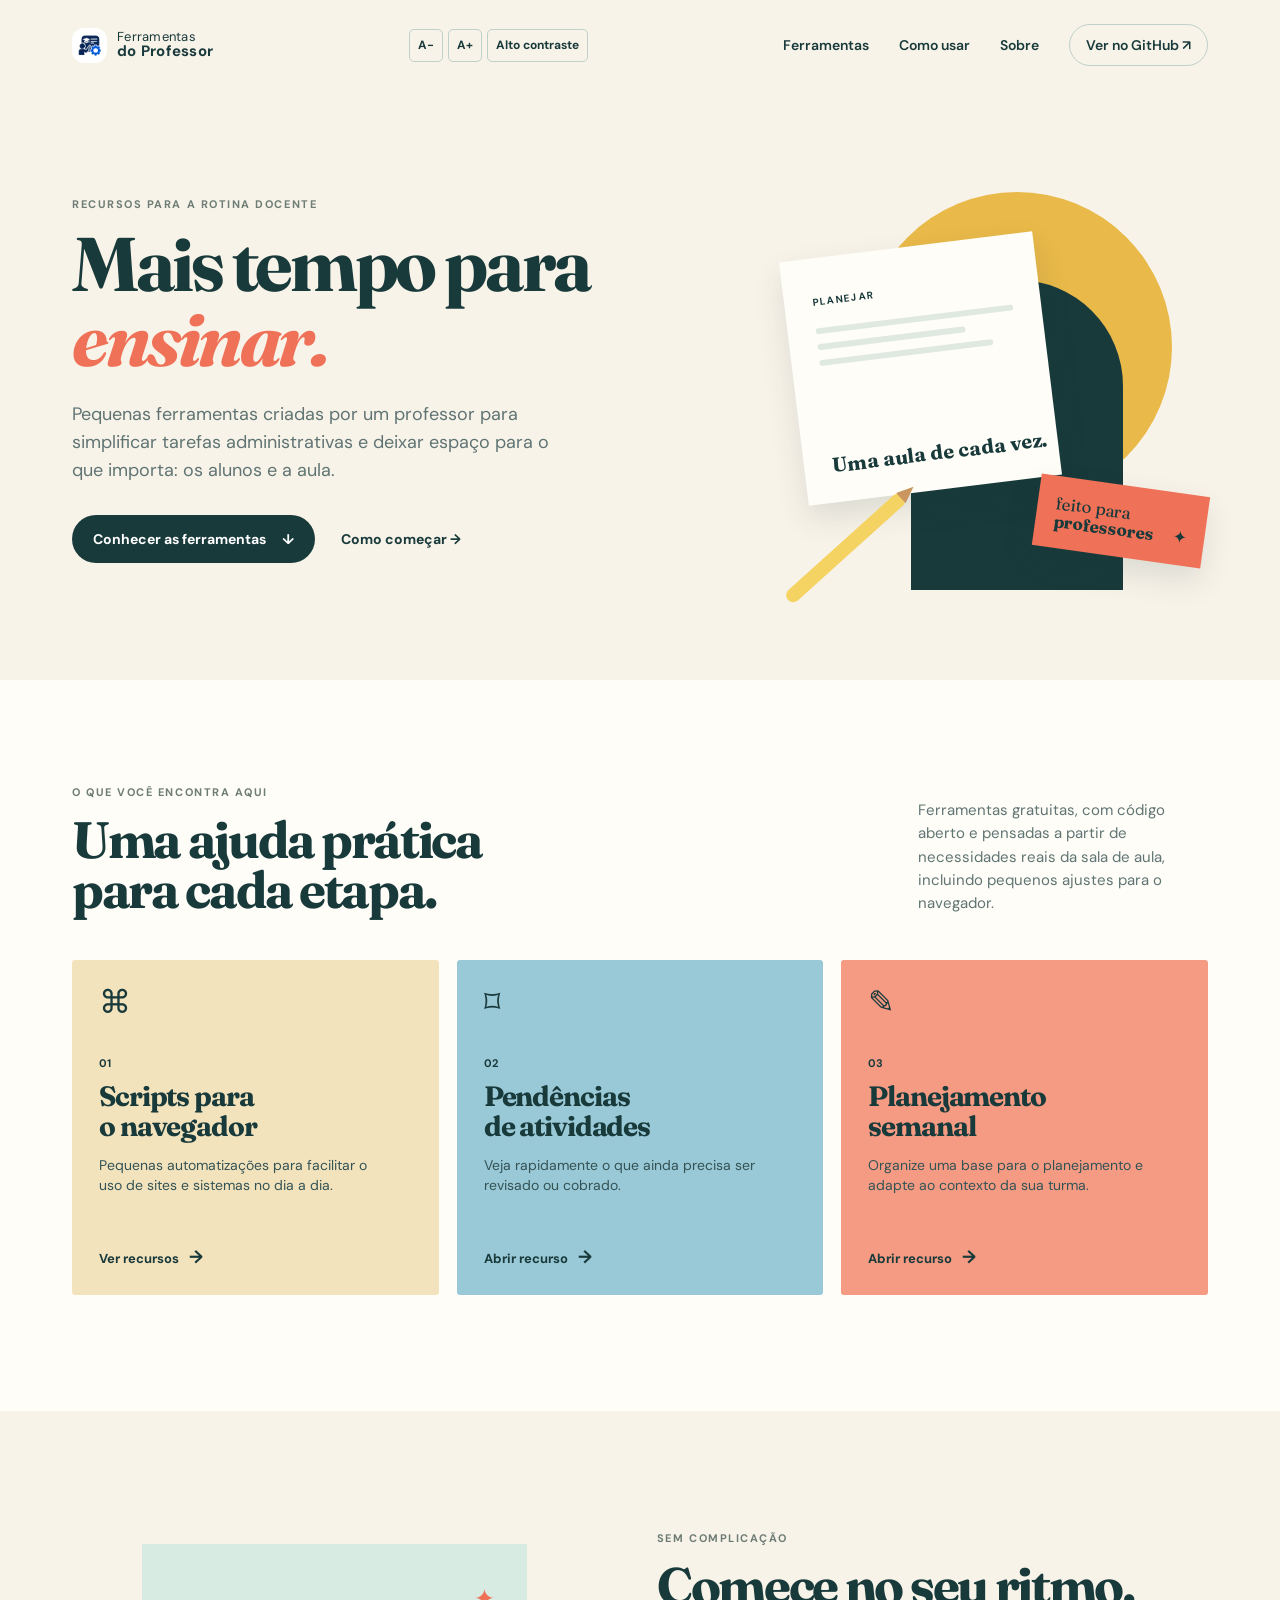
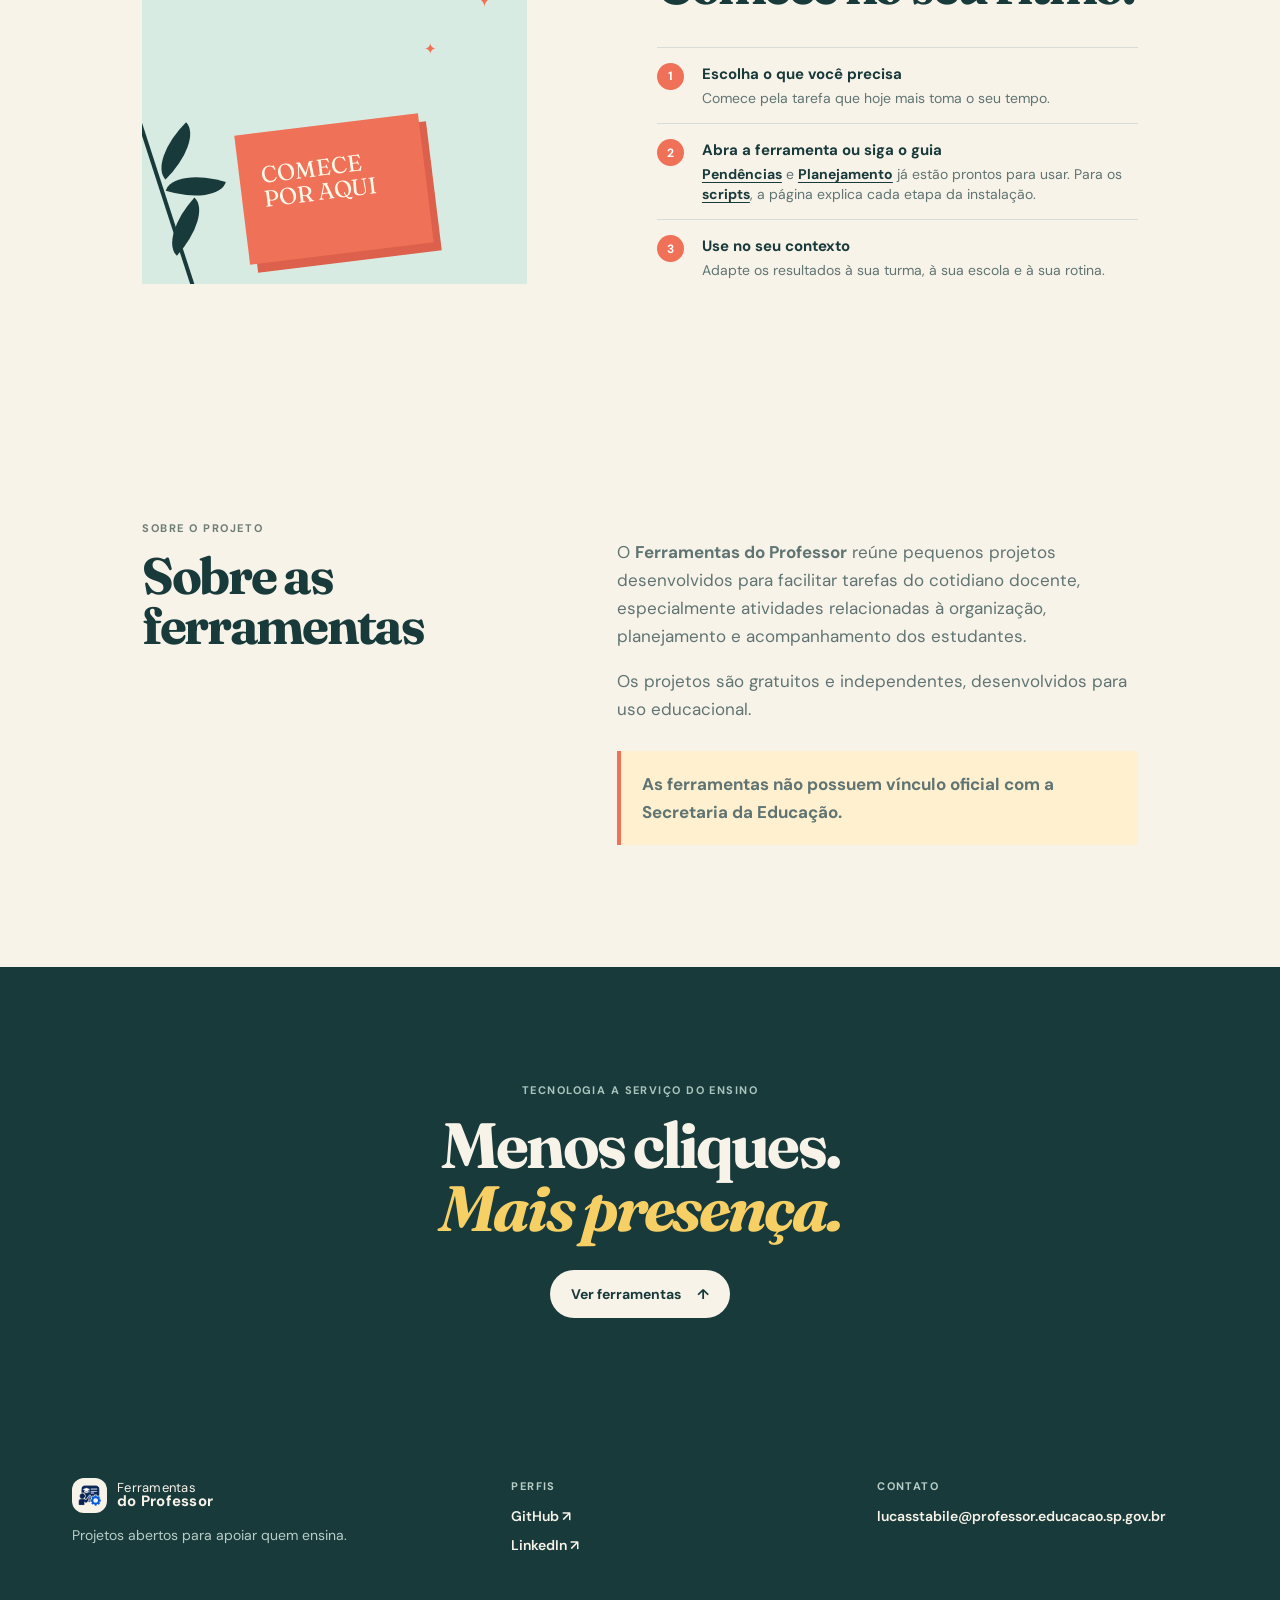
<file: index.html>
<!doctype html>
<html lang="pt-BR">

<head>
  <meta charset="UTF-8" />
  <meta name="viewport" content="width=device-width, initial-scale=1.0" />
  <meta name="description" content="Ferramentas simples para reduzir tarefas repetitivas da rotina docente." />
  <title>Ferramentas do Professor</title>
  <link rel="icon" type="image/png" href="assets/icons/Icone Ferramentas do Professor.png" />
  <link rel="preconnect" href="https://fonts.googleapis.com" />
  <link rel="preconnect" href="https://fonts.gstatic.com" crossorigin />
  <link
    href="https://fonts.googleapis.com/css2?family=DM+Sans:wght@400;500;600;700&family=Fraunces:opsz,wght@9..144,600;9..144,700&display=swap"
    rel="stylesheet" />
  <link rel="stylesheet" href="style.css" />
  <style>
    .about-section {
      max-width: 1060px;
      margin: auto;
      padding: 105px 32px;
      display: grid;
      grid-template-columns: .85fr 1.15fr;
      gap: 90px;
      align-items: start
    }

    .about-section h2 {
      font-size: clamp(39px, 4vw, 52px)
    }

    .about-copy>p:not(.eyebrow) {
      font-size: 17px;
      line-height: 1.65;
      color: var(--muted);
      max-width: 620px
    }

    .independence-note {
      margin-top: 28px;
      padding: 19px 21px;
      background: #fff1d0;
      border-left: 4px solid var(--orange);
      font-size: 14px;
      line-height: 1.5
    }

    .site-footer {
      max-width: none;
      background: var(--ink);
      color: var(--cream);
      padding: 55px max(32px, calc((100% - 1136px)/2));
      display: grid;
      grid-template-columns: 1.1fr .9fr .9fr;
      gap: 35px;
      align-items: start
    }

    .site-footer .brand,
    .site-footer a {
      color: var(--cream)
    }

    .site-footer .brand-mark {
      background: var(--cream)
    }

    .site-footer p {
      margin: 12px 0 0;
      color: #b8cdc6;
      font-size: 14px;
      line-height: 1.5
    }

    .footer-title {
      margin: 0 0 13px;
      color: #b8cdc6;
      font-size: 11px;
      font-weight: 700;
      letter-spacing: .13em
    }

    .footer-links {
      display: grid;
      gap: 11px
    }

    .footer-links a {
      font-size: 14px;
      font-weight: 600;
      text-decoration: none;
      word-break: break-word
    }

    .footer-links a:hover {
      text-decoration: underline
    }

    @media(max-width:720px) {
      .about-section {
        padding: 75px 24px;
        grid-template-columns: 1fr;
        gap: 28px
      }

      .site-footer {
        padding: 45px 24px;
        grid-template-columns: 1fr;
        padding-bottom: 80px; /* Adiciona espaço extra para evitar sobreposição */
        gap: 28px
      }
    }

    .how-copy li p a {
      color: var(--ink);
      font-weight: 700;
      text-decoration-thickness: 1px;
      text-underline-offset: 3px
    }
  </style>
</head>

<body>
  <a class="skip-link" href="#conteudo">Pular para o conteúdo</a>
  <header class="topbar">
    <a class="brand" href="#inicio" aria-label="Ferramentas do Professor - início">
      <img class="brand-mark" src="assets/icons/Icone Ferramentas do Professor.png" alt="" aria-hidden="true" />
      <span>Ferramentas<br /><strong>do Professor</strong></span>
    </a>
    <div class="header-actions">
      <div class="accessibility-controls" aria-label="Opções de acessibilidade">
        <button type="button" data-font="decrease" aria-label="Diminuir tamanho do texto">A−</button>
        <button type="button" data-font="increase" aria-label="Aumentar tamanho do texto">A+</button>
        <button type="button" data-contrast aria-pressed="false">Alto contraste</button>
      </div>
      <button class="menu-button" type="button" aria-expanded="false" aria-controls="menu">Menu</button>
    </div>
    <nav id="menu" aria-label="Navegação principal">
      <a href="#ferramentas">Ferramentas</a>
      <a href="#como-usar">Como usar</a>
      <a href="#sobre">Sobre</a>
      <a class="nav-github" href="https://github.com/Hilgo/Ferramentas-do-Professor" target="_blank" rel="noopener">Ver
        no GitHub <span aria-hidden="true">↗</span></a>
    </nav>
  </header>

  <main id="conteudo">
    <section class="hero" id="inicio">
      <div class="hero-copy">
        <p class="eyebrow">RECURSOS PARA A ROTINA DOCENTE</p>
        <h1>Mais tempo para<br /><em>ensinar.</em></h1>
        <p class="hero-text">Pequenas ferramentas criadas por um professor para simplificar tarefas administrativas e
          deixar espaço para o que importa: os alunos e a aula.</p>
        <div class="hero-actions">
          <a class="button button-primary" href="#ferramentas">Conhecer as ferramentas <span
              aria-hidden="true">↓</span></a>
          <a class="text-link" href="#como-usar">Como começar <span aria-hidden="true">→</span></a>
        </div>
      </div>
      <div class="hero-art" aria-hidden="true">
        <div class="sun"></div>
        <div class="arch"></div>
        <div class="paper paper-main"><span>PLANEJAR</span><i></i><i></i><i></i><b>Uma aula de cada vez.</b></div>
        <div class="paper paper-note">feito para<br /><strong>professores</strong> <span>✦</span></div>
        <div class="pencil"></div>
      </div>
    </section>

    <section class="tools-section" id="ferramentas">
      <div class="section-heading">
        <div>
          <p class="eyebrow">O QUE VOCÊ ENCONTRA AQUI</p>
          <h2>Uma ajuda prática<br />para cada etapa.</h2>
        </div>
        <p>Ferramentas gratuitas, com código aberto e pensadas a partir de necessidades reais da sala de aula, incluindo
          pequenos ajustes para o navegador.</p>
      </div>
      <div class="tools-grid">
        <article class="tool-card tool-sand" tabindex="0" aria-label="Abrir recursos de scripts para o navegador">
          <div class="tool-icon">⌘</div>
          <p class="card-number">01</p>
          <h3>Scripts para<br />o navegador</h3>
          <p>Pequenas automatizações para facilitar o uso de sites e sistemas no dia a dia.</p>
          <a href="ferramentas/tampermonkey.html">Ver recursos <span>→</span></a>
        </article>
        <article class="tool-card tool-blue" tabindex="0" aria-label="Abrir recurso de pendências de atividades">
          <div class="tool-icon">⌑</div>
          <p class="card-number">02</p>
          <h3>Pendências<br />de atividades</h3>
          <p>Veja rapidamente o que ainda precisa ser revisado ou cobrado.</p>
          <a href="ferramentas/atividades.html">Abrir recurso <span>→</span></a>
        </article>
        <article class="tool-card tool-coral" tabindex="0" aria-label="Abrir recurso de planejamento semanal">
          <div class="tool-icon">✎</div>
          <p class="card-number">03</p>
          <h3>Planejamento<br />semanal</h3>
          <p>Organize uma base para o planejamento e adapte ao contexto da sua turma.</p>
          <a href="ferramentas/planejamento.html">Abrir recurso <span>→</span></a>
        </article>
      </div>
    </section>

    <section class="how-section" id="como-usar">
      <div class="how-illustration" aria-hidden="true"><span class="spark one">✦</span><span class="spark two">✦</span>
        <div class="plant"><i></i><i></i><i></i></div>
        <div class="book">COMECE<br />POR AQUI</div>
      </div>
      <div class="how-copy">
        <p class="eyebrow">SEM COMPLICAÇÃO</p>
        <h2>Comece no seu ritmo.</h2>
        <ol>
          <li><span>1</span>
            <div><strong>Escolha o que você precisa</strong>
              <p>Comece pela tarefa que hoje mais toma o seu tempo.</p>
            </div>
          </li>
          <li><span>2</span>
            <div><strong>Abra a ferramenta ou siga o guia</strong>
              <p><a href="ferramentas/atividades.html">Pendências</a> e <a
                  href="ferramentas/planejamento.html">Planejamento</a> já estão prontos para usar. Para os <a
                  href="ferramentas/tampermonkey.html">scripts</a>, a página explica cada etapa da instalação.</p>
            </div>
          </li>
          <li><span>3</span>
            <div><strong>Use no seu contexto</strong>
              <p>Adapte os resultados à sua turma, à sua escola e à sua rotina.</p>
            </div>
          </li>
        </ol>
      </div>
    </section>

    <section class="about-section" id="sobre">
      <div>
        <p class="eyebrow">SOBRE O PROJETO</p>
        <h2>Sobre as ferramentas</h2>
      </div>
      <div class="about-copy">
        <p>O <strong>Ferramentas do Professor</strong> reúne pequenos projetos desenvolvidos para facilitar tarefas do
          cotidiano docente, especialmente atividades relacionadas à organização, planejamento e acompanhamento dos
          estudantes.</p>
        <p>Os projetos são gratuitos e independentes, desenvolvidos para uso educacional.</p>
        <p class="independence-note"><strong>As ferramentas não possuem vínculo oficial com a Secretaria da
            Educação.</strong></p>
      </div>
    </section>

    <section class="callout">
      <p>TECNOLOGIA A SERVIÇO DO ENSINO</p>
      <h2>Menos cliques.<br /><em>Mais presença.</em></h2><a class="button button-light" href="#ferramentas">Ver
        ferramentas <span aria-hidden="true">↑</span></a>
    </section>
  </main>
  <footer class="site-footer" aria-label="Contato"></footer>
  <script src="script.js"></script>
</body>

</html>
</file>
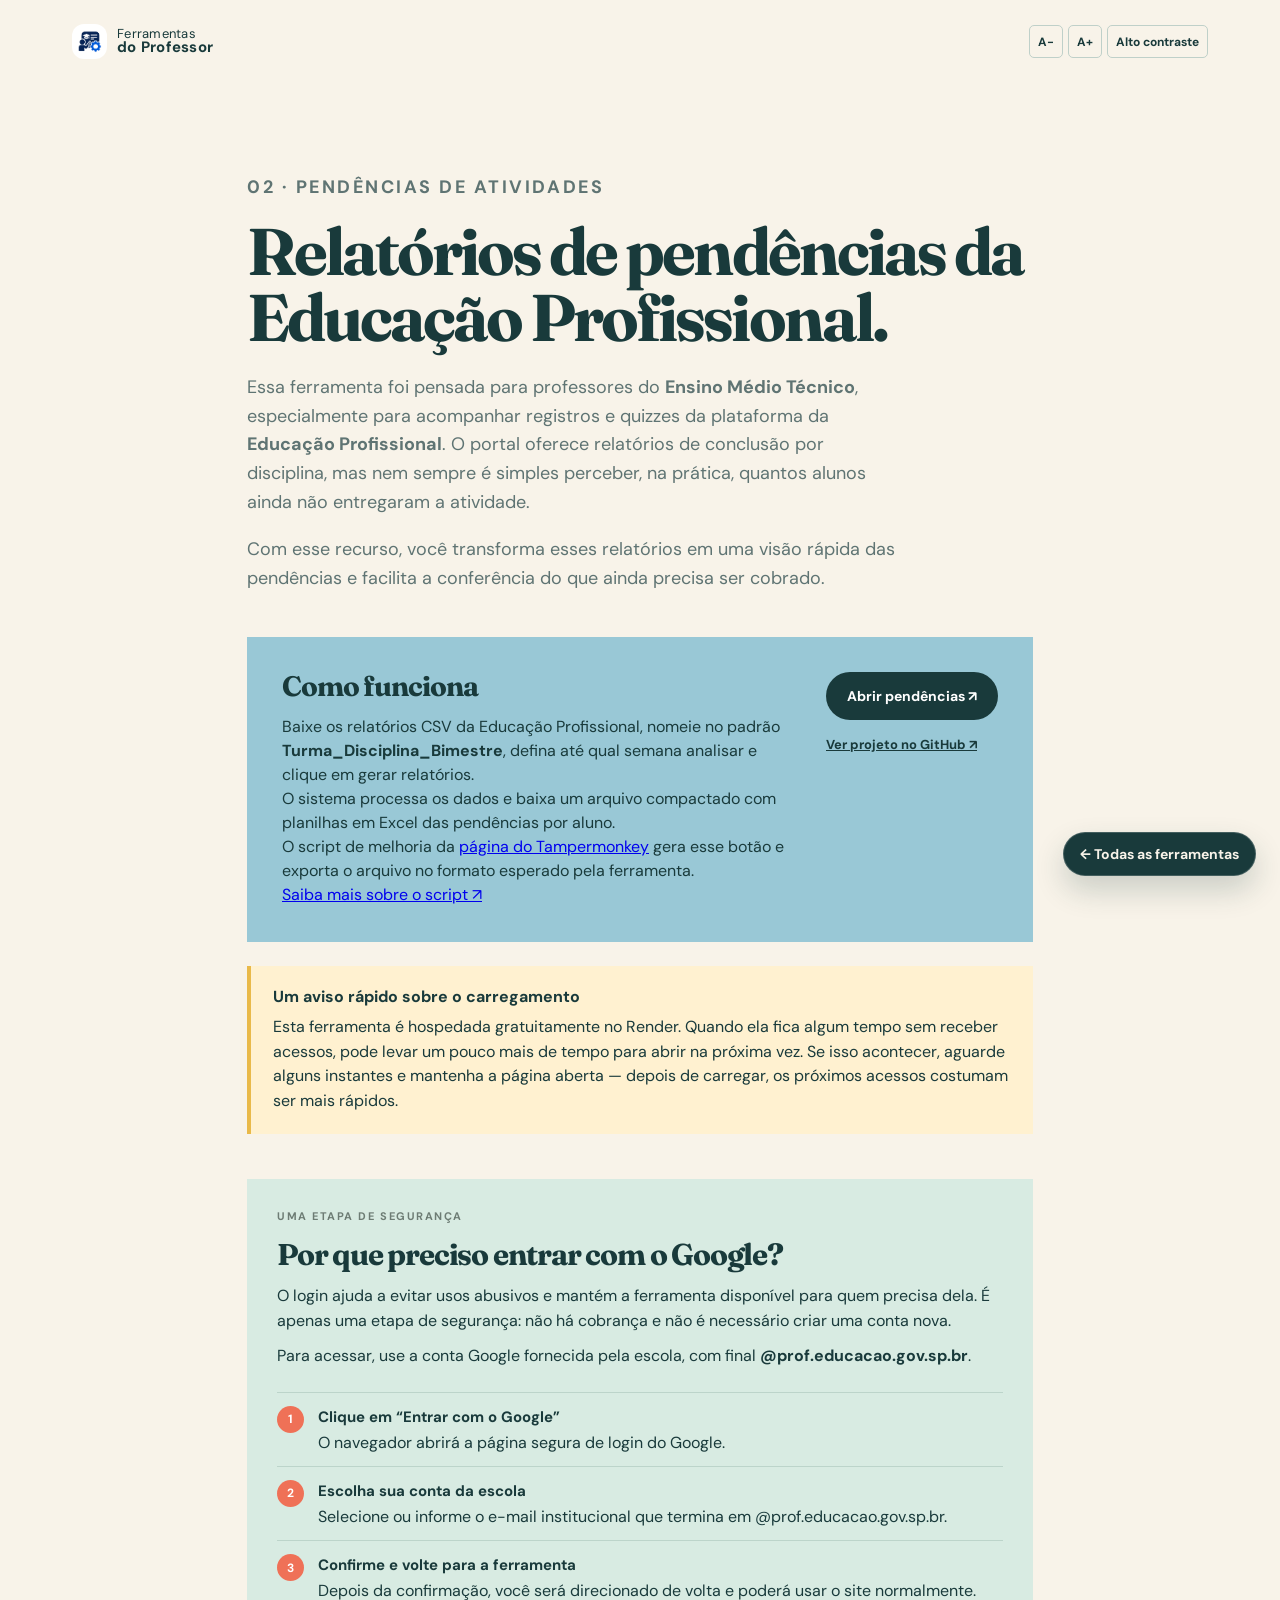
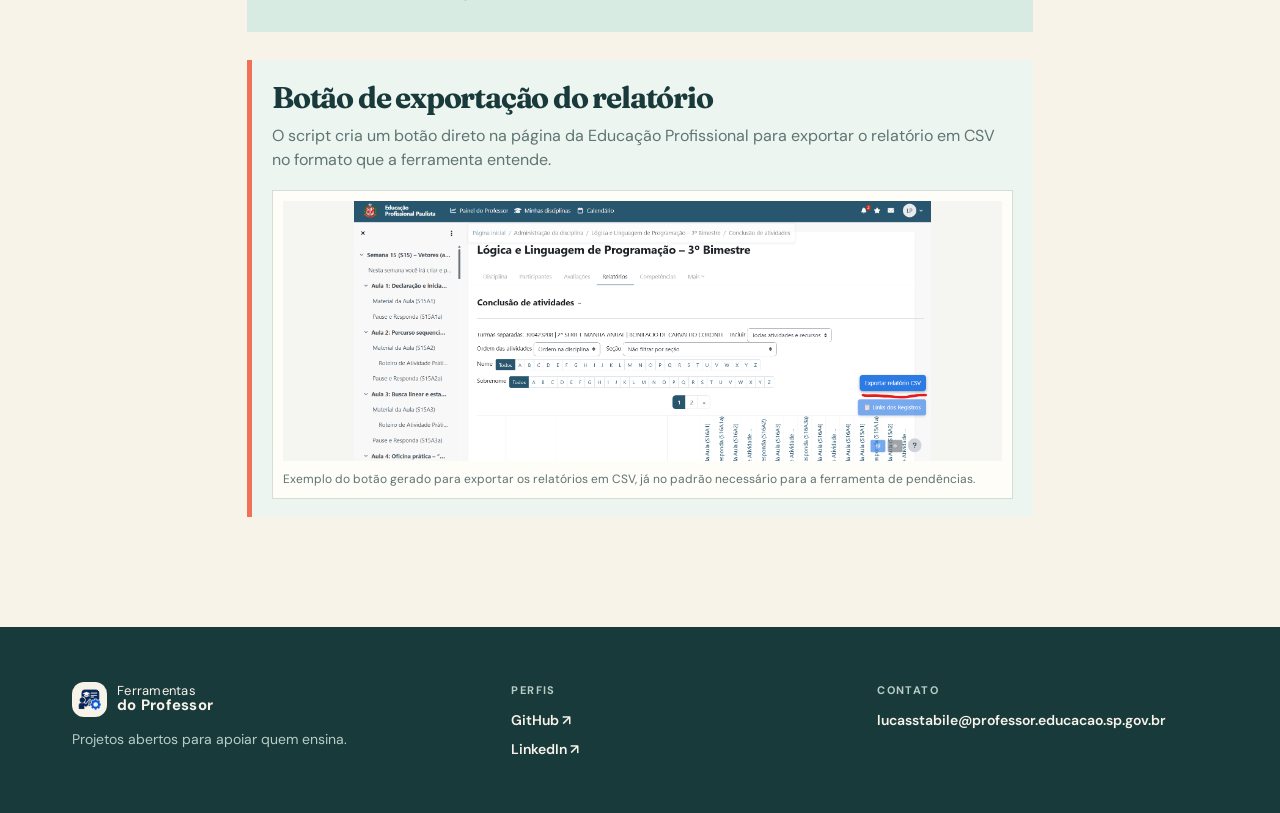
<file: ferramentas/atividades.html>
<!doctype html>
<html lang="pt-BR">

<head>
    <meta charset="UTF-8">
    <meta name="viewport" content="width=device-width, initial-scale=1.0">
    <title>Pendências de atividades | Ferramentas do Professor</title>
    <link rel="icon" type="image/png" href="../assets/icons/Icone Ferramentas do Professor.png" />
    <link rel="preconnect" href="https://fonts.googleapis.com">
    <link rel="preconnect" href="https://fonts.gstatic.com" crossorigin>
    <link
        href="https://fonts.googleapis.com/css2?family=DM+Sans:wght@400;500;600;700&family=Fraunces:opsz,wght@9..144,600;9..144,700&display=swap"
        rel="stylesheet">
    <link rel="stylesheet" href="../style.css">
    <link rel="stylesheet" href="../detalhes.css">
    <style>
        .image-panel {
            margin-top: 28px;
            padding: 22px 20px 18px;
            background: #edf5f0;
            border-left: 5px solid var(--orange);
        }

        .image-panel h2 {
            font: 700 30px/1.05 Fraunces, serif;
            letter-spacing: -.04em;
            margin: 0 0 10px;
        }

        .image-panel > p {
            margin: 0 0 18px;
            color: var(--muted);
            line-height: 1.5;
        }

        .image-panel figure {
            margin: 0;
            background: var(--paper);
            border: 1px solid #d6ddd6;
            padding: 10px;
            display: flex;
            flex-direction: column;
            gap: 10px;
        }

        .image-panel img {
            display: block;
            width: 100%;
            height: auto;
            max-height: 260px;
            object-fit: contain;
            background: #f5f5f1;
            cursor: zoom-in;
        }

        .image-panel figcaption {
            font-size: 12px;
            line-height: 1.4;
            color: var(--muted);
        }

        @media (max-width: 600px) {
            .image-panel {
                padding: 18px 14px 14px;
            }
        }
    </style>
</head>

<body>
    <header class="topbar"><a class="brand" href="../index.html"><img class="brand-mark"
                src="../assets/icons/Icone Ferramentas do Professor.png" alt="" aria-hidden="true"><span>Ferramentas<br><strong>do Professor</strong></span></a></header>
    <main class="detail"><a class="back" href="../index.html#ferramentas">← Todas as ferramentas</a>
        <p class="eyebrow">02 · PENDÊNCIAS DE ATIVIDADES</p>
        <h1>Relatórios de pendências da Educação Profissional.</h1>
        <p>Essa ferramenta foi pensada para professores do <strong>Ensino Médio Técnico</strong>, especialmente para acompanhar registros e quizzes da plataforma da <strong>Educação Profissional</strong>. O portal oferece relatórios de conclusão por disciplina, mas nem sempre é simples perceber, na prática, quantos alunos ainda não entregaram a atividade.</p>
        <p>Com esse recurso, você transforma esses relatórios em uma visão rápida das pendências e facilita a conferência do que ainda precisa ser cobrado.</p>

        <section class="detail-box detail-blue">
            <div>
                <h2>Como funciona</h2>
                <p>Baixe os relatórios CSV da Educação Profissional, nomeie no padrão <strong>Turma_Disciplina_Bimestre</strong>, defina até qual semana analisar e clique em gerar relatórios.</p>
                <p>O sistema processa os dados e baixa um arquivo compactado com planilhas em Excel das pendências por aluno.</p>
                <p>O script de melhoria da <a href="tampermonkey.html" target="_blank" rel="noopener">página do Tampermonkey</a> gera esse botão e exporta o arquivo no formato esperado pela ferramenta.</p>
                <p><a href="https://github.com/Hilgo/Scripts-Tampermonkey#-script-melhorias-de-navega%C3%A7%C3%A3o---educa%C3%A7%C3%A3o-profissional" target="_blank" rel="noopener">Saiba mais sobre o script ↗</a></p>
            </div>
            <div class="detail-actions"><a class="button button-primary"
                    href="https://pendencias-atividades.onrender.com/" target="_blank" rel="noopener">Abrir pendências
                    ↗</a><a class="secondary-link" href="https://github.com/Hilgo/Pend-ncias-Atividades---Simplificada#-pend%C3%AAncias-simplificada"
                    target="_blank" rel="noopener">Ver projeto no GitHub ↗</a></div>
        </section>

        <section class="image-panel">
            <h2>Botão de exportação do relatório</h2>
            <p>O script cria um botão direto na página da Educação Profissional para exportar o relatório em CSV no formato que a ferramenta entende.</p>
            <figure>
                <img src="../assets/Exemplo%20bot%C3%A3o%20exportar%20relat%C3%B3rio.png" alt="Botão gerado pelo script para exportar relatório em CSV da Educação Profissional" class="zoomable-image" tabindex="0" role="button" aria-label="Ampliar imagem do botão de exportação do relatório" />
                <figcaption>Exemplo do botão gerado para exportar os relatórios em CSV, já no padrão necessário para a ferramenta de pendências.</figcaption>
            </figure>
        </section>
    </main>
    <footer><a class="brand" href="../index.html"><img class="brand-mark" src="../assets/icons/Icone Ferramentas do Professor.png" alt="" aria-hidden="true"><span>Ferramentas<br><strong>do
                    Professor</strong></span></a>
        <p>Projetos abertos para apoiar quem ensina.</p>
    </footer>
    <script src="../script.js"></script>
    <script>
        document.querySelectorAll('.zoomable-image').forEach((image) => {
            const openImageDialog = () => {
                const dialog = document.createElement('dialog');
                dialog.className = 'image-dialog';
                dialog.innerHTML = `<button class="image-dialog-close" aria-label="Fechar imagem ampliada">×</button><img src="${image.src}" alt="${image.alt}">`;
                document.body.append(dialog);
                dialog.showModal();
                dialog.querySelector('.image-dialog-close').focus();
                dialog.addEventListener('click', (event) => { if (event.target === dialog) dialog.remove(); });
                dialog.querySelector('.image-dialog-close').addEventListener('click', () => dialog.remove());
            };

            image.addEventListener('click', openImageDialog);
            image.addEventListener('keydown', (event) => {
                if (event.key === 'Enter' || event.key === ' ') {
                    event.preventDefault();
                    openImageDialog();
                }
            });
        });
    </script>
</body>

</html>
</file>
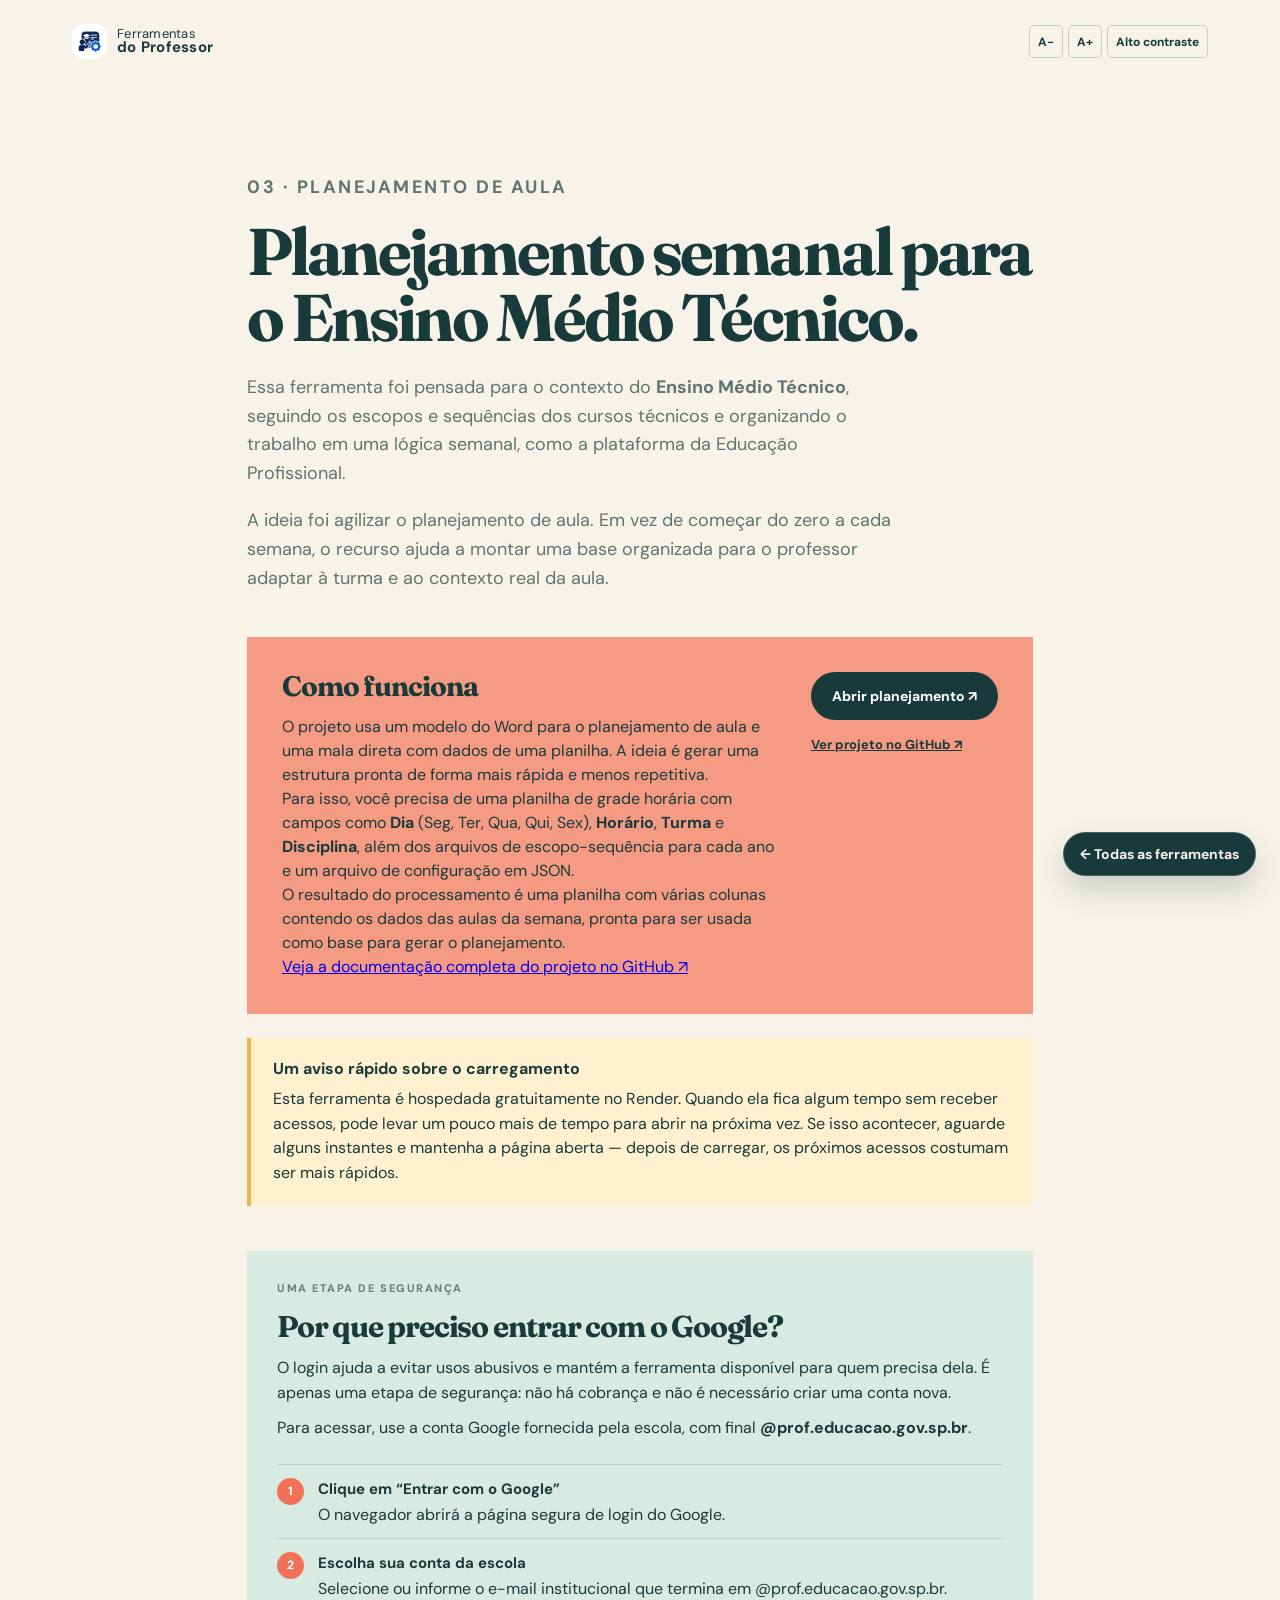
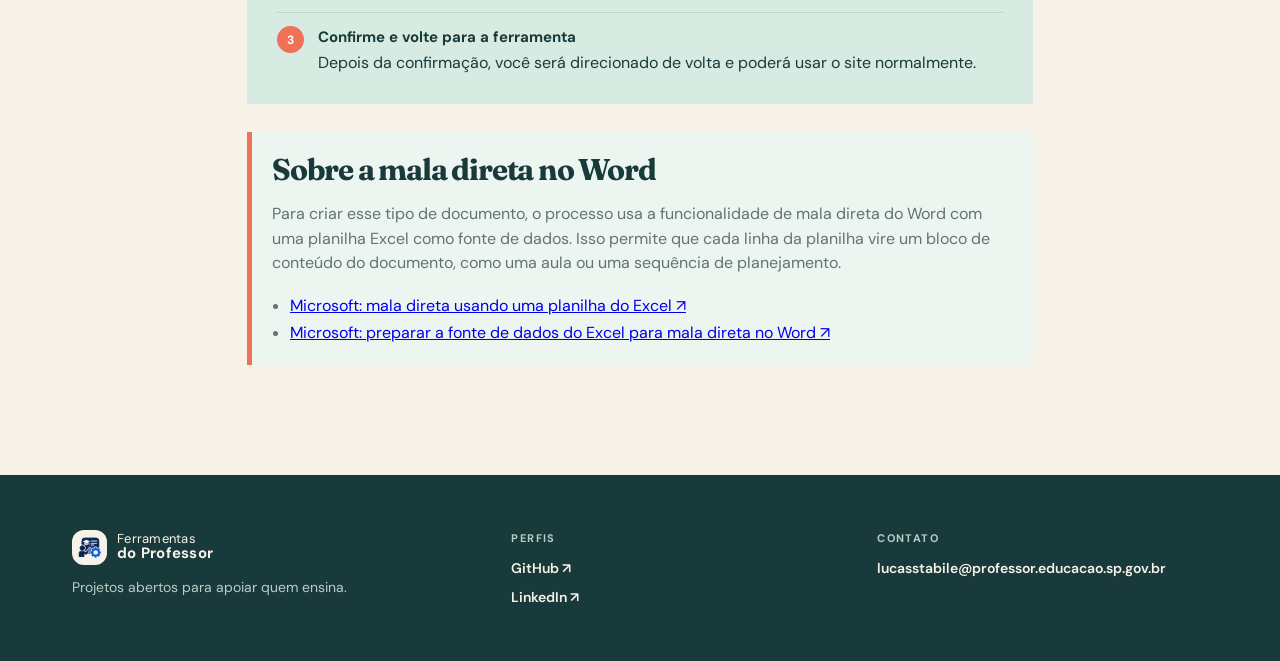
<file: ferramentas/planejamento.html>
<!doctype html>
<html lang="pt-BR">

<head>
    <meta charset="UTF-8">
    <meta name="viewport" content="width=device-width, initial-scale=1.0">
    <title>Planejamento de aula | Ferramentas do Professor</title>
    <link rel="icon" type="image/png" href="../assets/icons/Icone Ferramentas do Professor.png" />
    <link rel="preconnect" href="https://fonts.googleapis.com">
    <link rel="preconnect" href="https://fonts.gstatic.com" crossorigin>
    <link
        href="https://fonts.googleapis.com/css2?family=DM+Sans:wght@400;500;600;700&family=Fraunces:opsz,wght@9..144,600;9..144,700&display=swap"
        rel="stylesheet">
    <link rel="stylesheet" href="../style.css">
    <link rel="stylesheet" href="../detalhes.css">
    <style>
        .info-panel {
            margin-top: 28px;
            padding: 22px 20px 18px;
            background: #edf5f0;
            border-left: 5px solid var(--orange);
        }

        .info-panel h2 {
            font: 700 30px/1.05 Fraunces, serif;
            letter-spacing: -.04em;
            margin: 0 0 10px;
        }

        .info-panel p {
            color: var(--muted);
            line-height: 1.55;
        }

        .info-panel ul {
            margin: 12px 0 0;
            padding-left: 18px;
            color: var(--muted);
            line-height: 1.7;
        }

        @media (max-width: 600px) {
            .info-panel {
                padding: 18px 14px 14px;
            }
        }
    </style>
</head>

<body>
    <header class="topbar"><a class="brand" href="../index.html"><img class="brand-mark"
                src="../assets/icons/Icone Ferramentas do Professor.png" alt="" aria-hidden="true"><span>Ferramentas<br><strong>do Professor</strong></span></a></header>
    <main class="detail"><a class="back" href="../index.html#ferramentas">← Todas as ferramentas</a>
        <p class="eyebrow">03 · PLANEJAMENTO DE AULA</p>
        <h1>Planejamento semanal para o Ensino Médio Técnico.</h1>
        <p>Essa ferramenta foi pensada para o contexto do <strong>Ensino Médio Técnico</strong>, seguindo os escopos e sequências dos cursos técnicos e organizando o trabalho em uma lógica semanal, como a plataforma da Educação Profissional.</p>
        <p>A ideia foi agilizar o planejamento de aula. Em vez de começar do zero a cada semana, o recurso ajuda a montar uma base organizada para o professor adaptar à turma e ao contexto real da aula.</p>

        <section class="detail-box detail-coral">
            <div>
                <h2>Como funciona</h2>
                <p>O projeto usa um modelo do Word para o planejamento de aula e uma mala direta com dados de uma planilha. A ideia é gerar uma estrutura pronta de forma mais rápida e menos repetitiva.</p>
                <p>Para isso, você precisa de uma planilha de grade horária com campos como <strong>Dia</strong> (Seg, Ter, Qua, Qui, Sex), <strong>Horário</strong>, <strong>Turma</strong> e <strong>Disciplina</strong>, além dos arquivos de escopo-sequência para cada ano e um arquivo de configuração em JSON.</p>
                <p>O resultado do processamento é uma planilha com várias colunas contendo os dados das aulas da semana, pronta para ser usada como base para gerar o planejamento.</p>
                <p><a href="https://github.com/Hilgo/Automatizar-Planejamento-de-Aula#automatizar-planejamento-de-aula" target="_blank" rel="noopener">Veja a documentação completa do projeto no GitHub ↗</a></p>
            </div>
            <div class="detail-actions"><a class="button button-primary"
                    href="https://automatizar-planejamento-de-aula.onrender.com/" target="_blank" rel="noopener">Abrir
                    planejamento ↗</a><a class="secondary-link"
                    href="https://github.com/Hilgo/Automatizar-Planejamento-de-Aula" target="_blank" rel="noopener">Ver
                    projeto no GitHub ↗</a></div>
        </section>

        <section class="info-panel">
            <h2>Sobre a mala direta no Word</h2>
            <p>Para criar esse tipo de documento, o processo usa a funcionalidade de mala direta do Word com uma planilha Excel como fonte de dados. Isso permite que cada linha da planilha vire um bloco de conteúdo do documento, como uma aula ou uma sequência de planejamento.</p>
            <ul>
                <li><a href="https://support.microsoft.com/pt-br/word/mail-merge-using-an-excel-spreadsheet" target="_blank" rel="noopener">Microsoft: mala direta usando uma planilha do Excel ↗</a></li>
                <li><a href="https://support.microsoft.com/pt-br/word/prepare-your-excel-data-source-for-a-word-mail-merge" target="_blank" rel="noopener">Microsoft: preparar a fonte de dados do Excel para mala direta no Word ↗</a></li>
            </ul>

        </section>
    </main>
    <footer><a class="brand" href="../index.html"><img class="brand-mark" src="../assets/icons/Icone Ferramentas do Professor.png" alt="" aria-hidden="true"><span>Ferramentas<br><strong>do
                    Professor</strong></span></a>
        <p>Projetos abertos para apoiar quem ensina.</p>
    </footer>
    <script src="../script.js"></script>
</body>

</html>
</file>
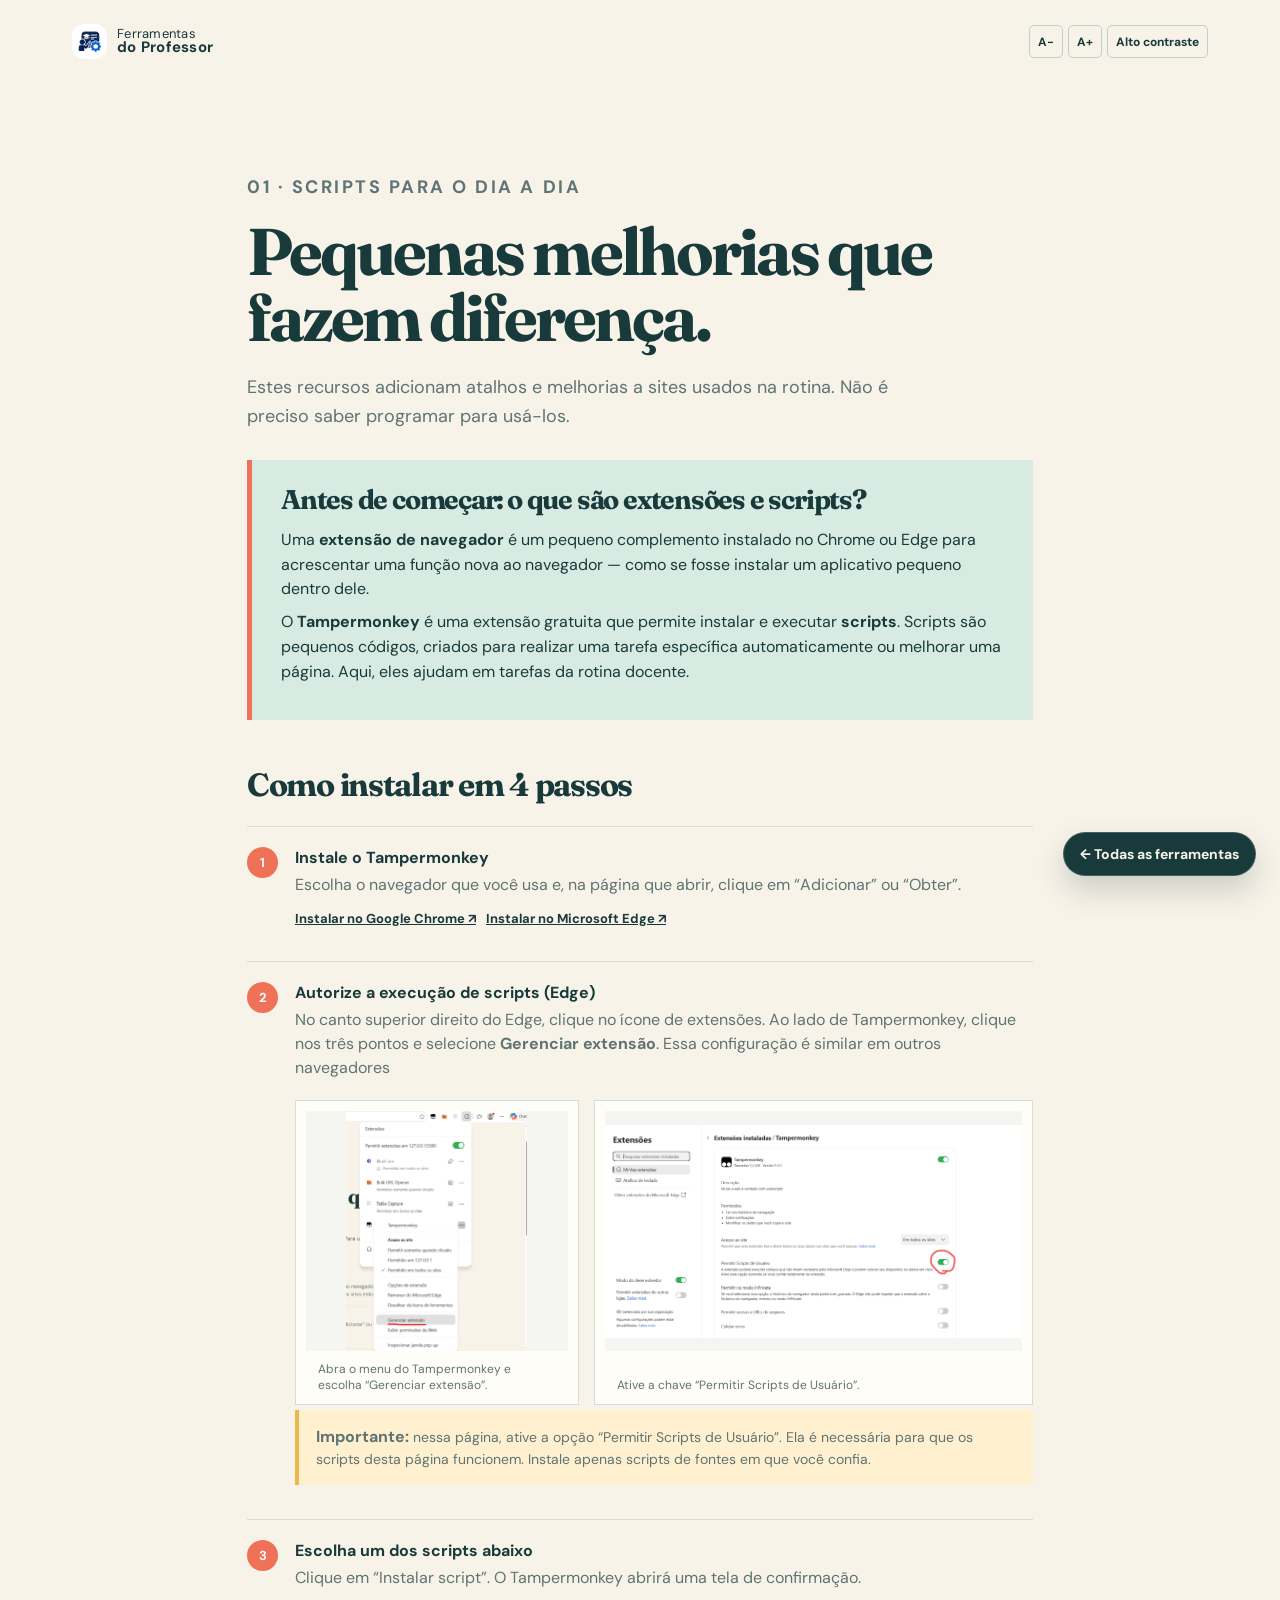
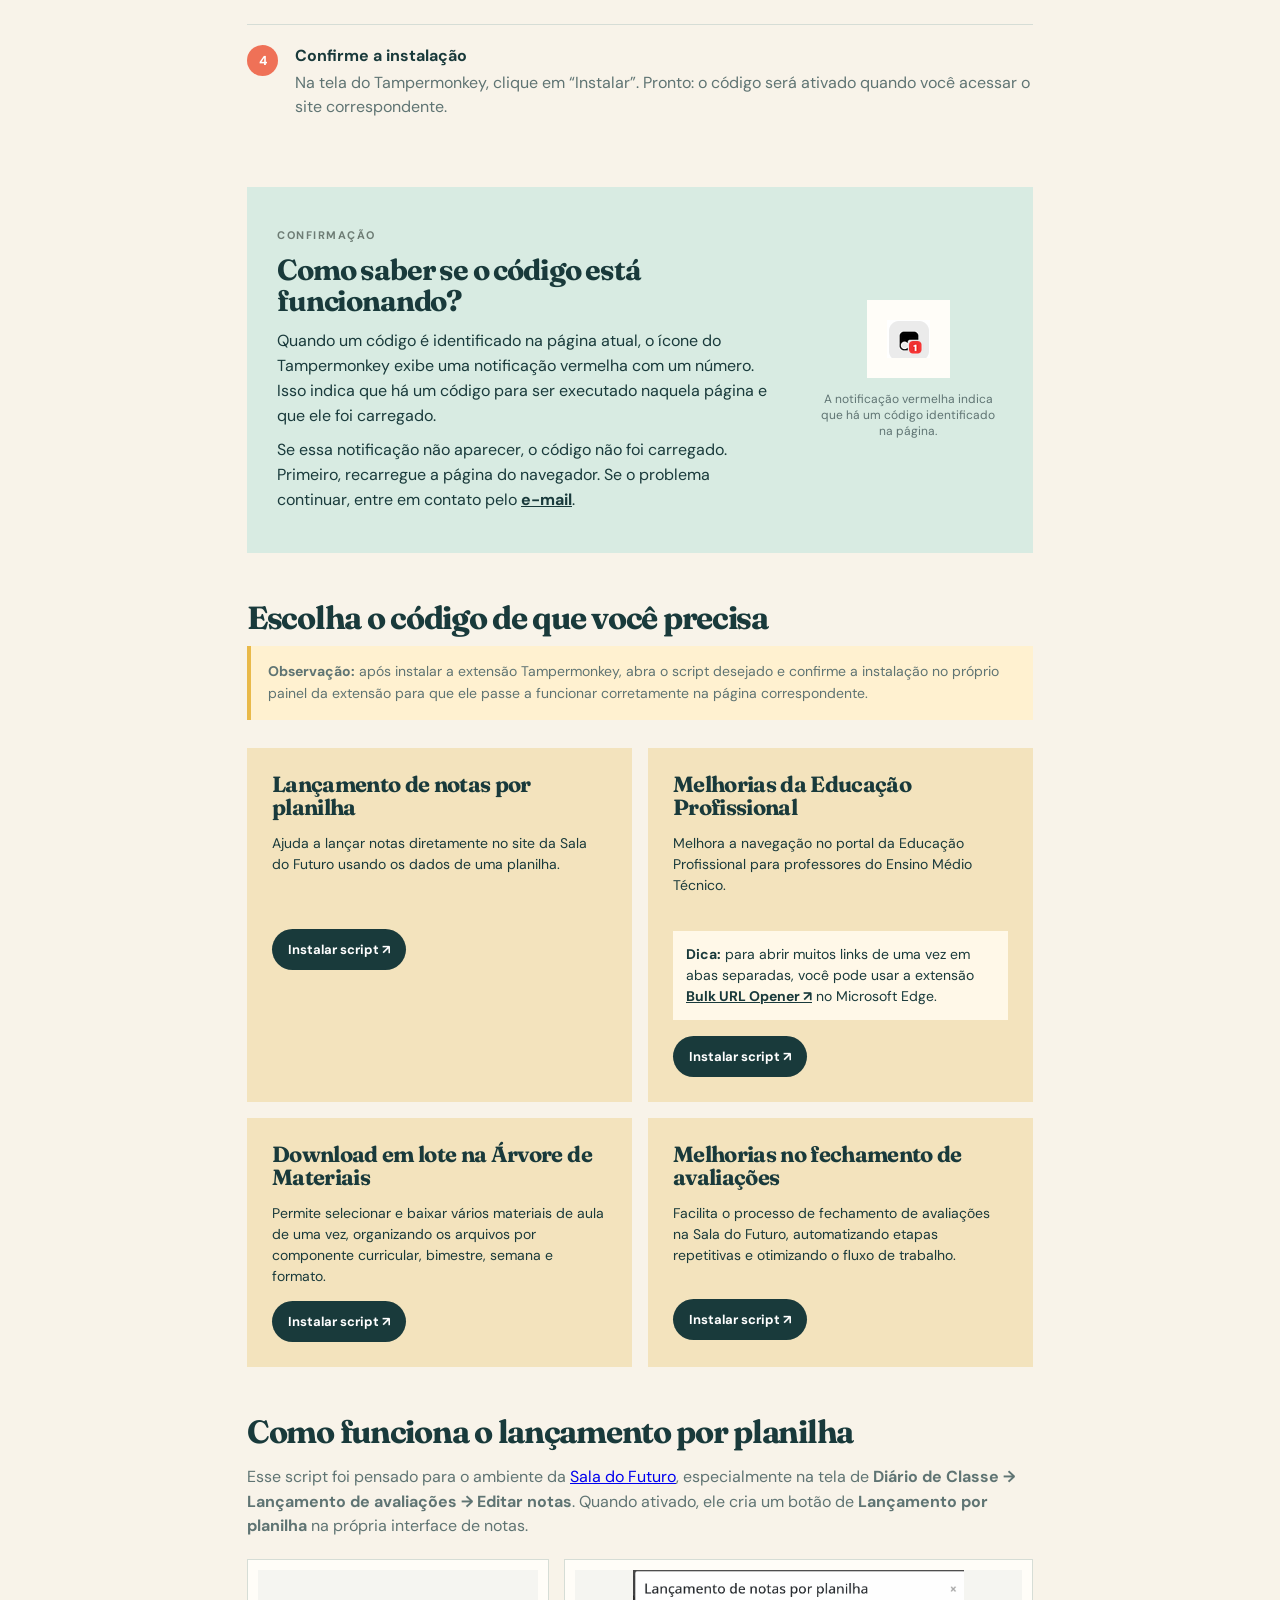
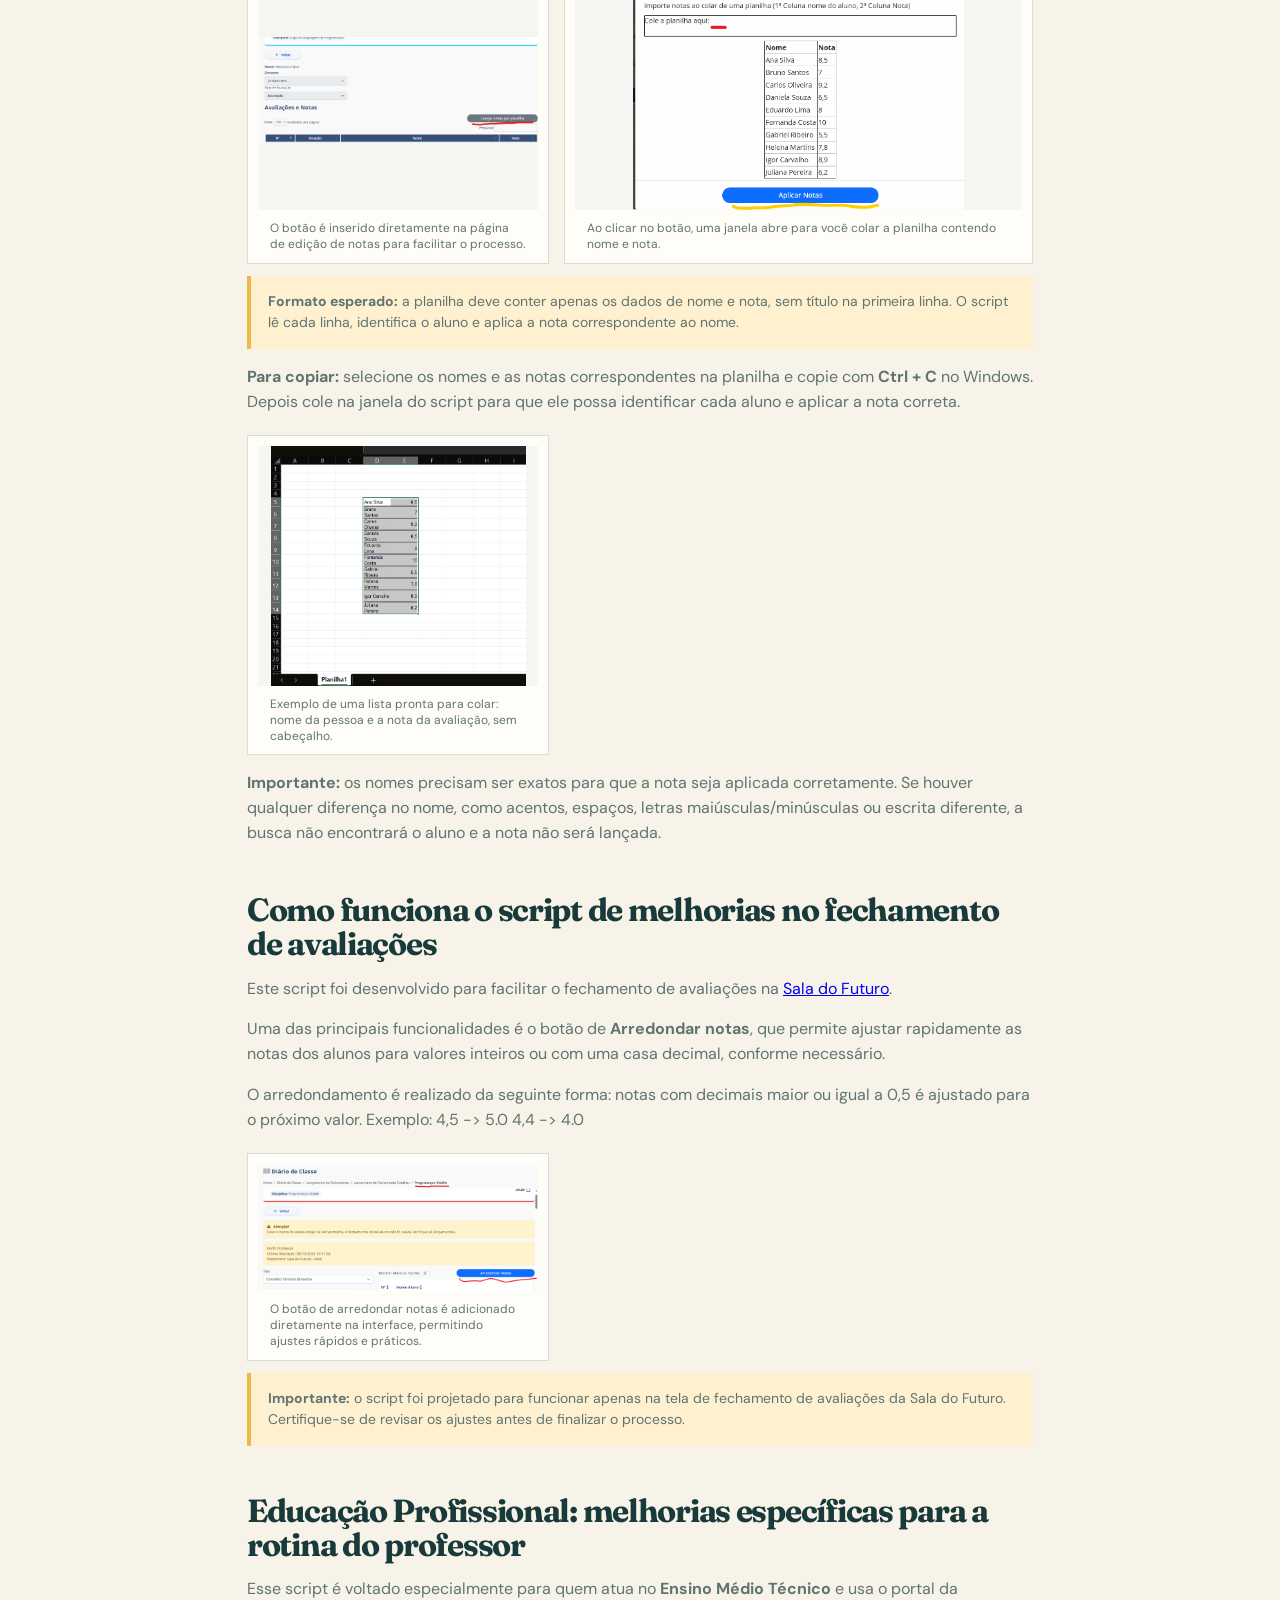
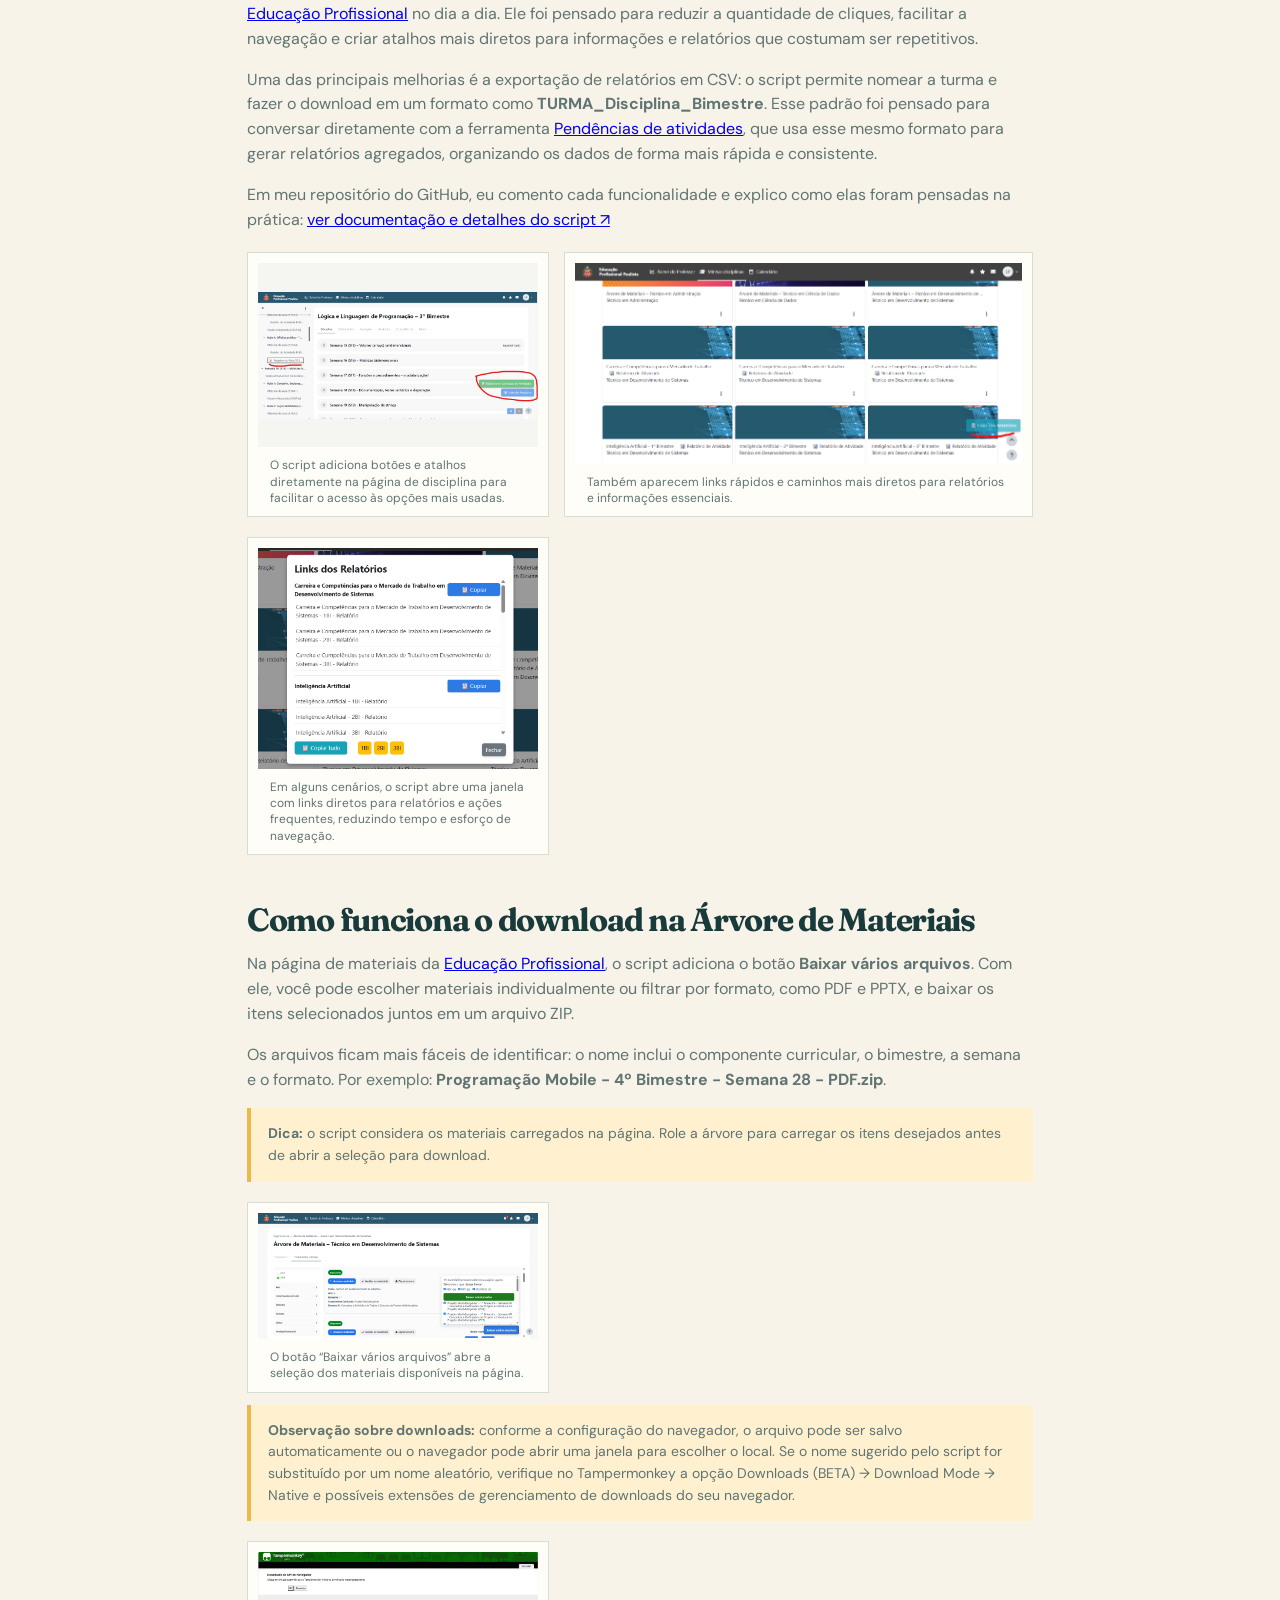
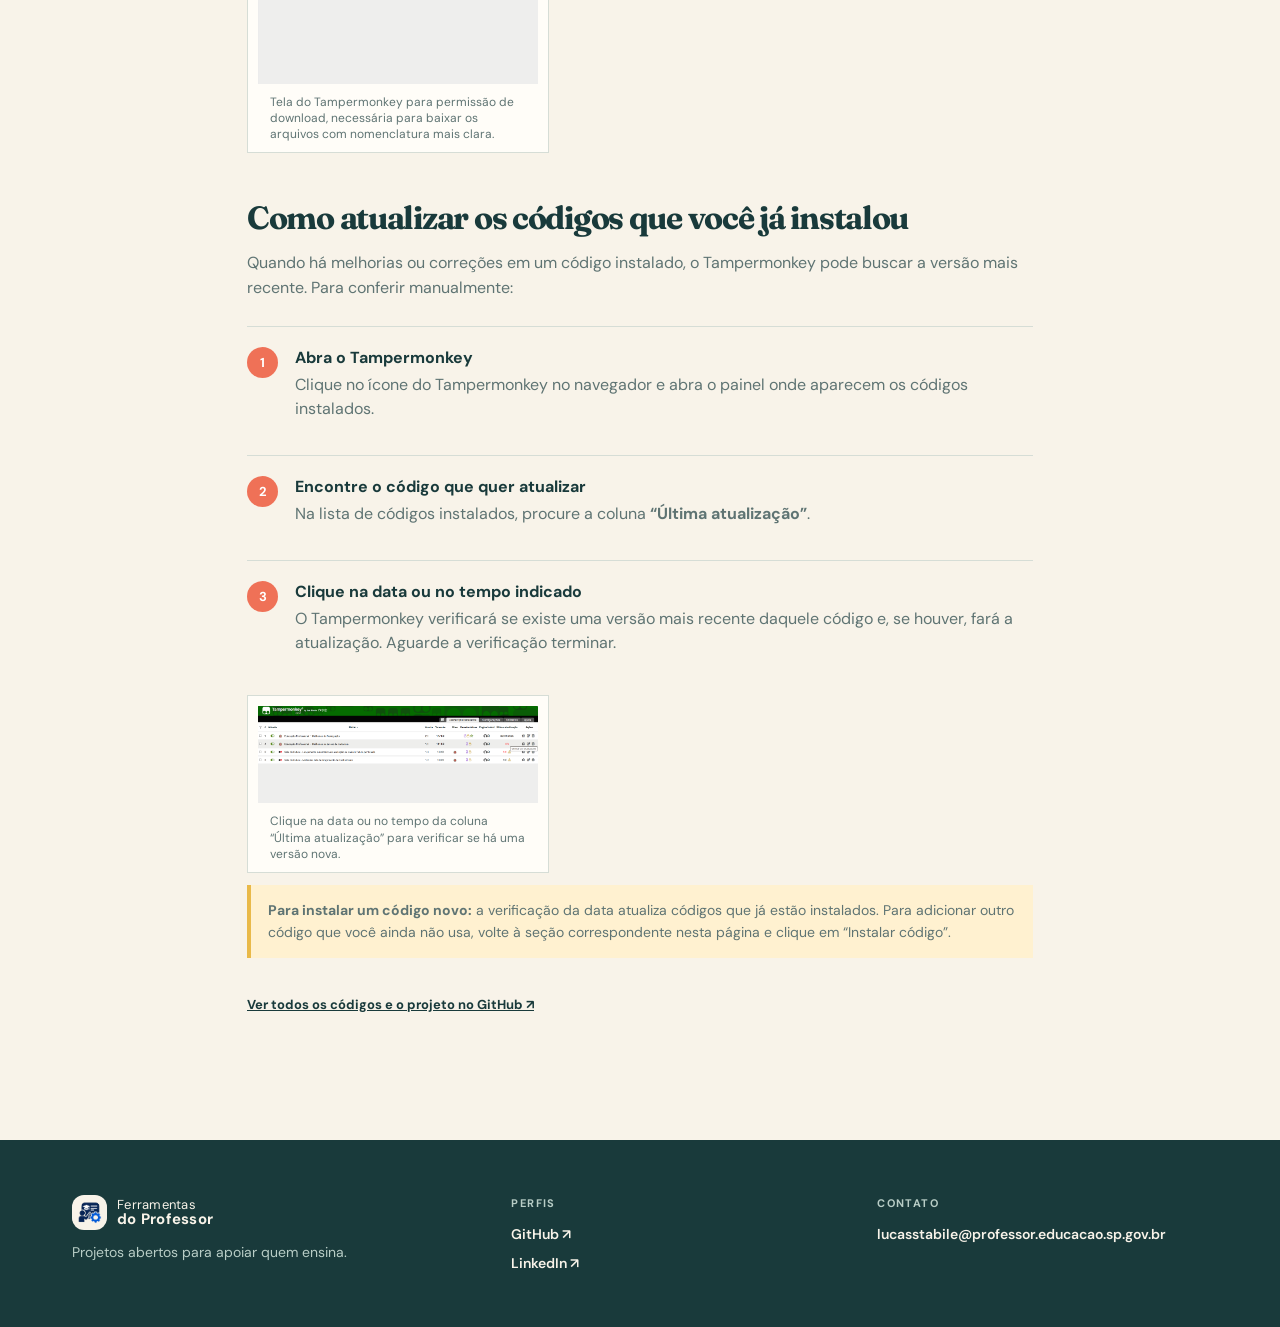
<file: ferramentas/tampermonkey.html>
<!doctype html>
<html lang="pt-BR">

<head>
    <meta charset="UTF-8">
    <meta name="viewport" content="width=device-width, initial-scale=1.0">
    <title>Scripts para o navegador | Ferramentas do Professor</title>
    <link rel="icon" type="image/png" href="../assets/icons/Icone Ferramentas do Professor.png" />
    <link rel="preconnect" href="https://fonts.googleapis.com">
    <link rel="preconnect" href="https://fonts.gstatic.com" crossorigin>
    <link
        href="https://fonts.googleapis.com/css2?family=DM+Sans:wght@400;500;600;700&family=Fraunces:opsz,wght@9..144,600;9..144,700&display=swap"
        rel="stylesheet">
    <link rel="stylesheet" href="../style.css">
    <link rel="stylesheet" href="../detalhes.css">
    <style>
        .install-guide {
            margin-top: 48px
        }

        .install-guide h2 {
            font: 700 32px/1.05 Fraunces, serif;
            letter-spacing: -.04em;
            margin: 0 0 10px
        }

        .install-guide>p {
            color: var(--muted);
            line-height: 1.55
        }

        .plain-language {
            margin-top: 30px;
            padding: 27px 29px;
            background: #d8ebe2;
            border-left: 5px solid var(--orange)
        }

        .plain-language h2 {
            font-size: 27px;
            margin-bottom: 14px
        }

        .plain-language p {
            margin: 8px 0;
            line-height: 1.55
        }

        .steps {
            display: grid;
            gap: 14px;
            margin-top: 25px
        }

        .step {
            display: flex;
            align-items: flex-start;
            gap: 17px;
            padding: 20px 0;
            border-top: 1px solid #d6ddd6
        }

        .step-number {
            display: grid;
            place-items: center;
            flex: 0 0 31px;
            height: 31px;
            border-radius: 50%;
            background: var(--orange);
            color: white;
            font-size: 13px;
            font-weight: 700
        }

        .step strong {
            font-size: 16px
        }

        .step p {
            margin: 5px 0 0;
            color: var(--muted);
            line-height: 1.5
        }

        .browser-links {
            display: flex;
            flex-wrap: wrap;
            gap: 10px;
            margin-top: 13px
        }

        .browser-links a {
            font-size: 13px;
            font-weight: 700;
            color: var(--ink)
        }

        .permission-note {
            margin: 12px 0 3px;
            padding: 15px 17px;
            background: #fff1d0;
            border-left: 4px solid var(--yellow);
            font-size: 14px;
            line-height: 1.45
        }

        .permission-images {
            display: grid;
            grid-template-columns: 1fr 1.55fr;
            gap: 15px;
            margin: 20px 0 4px
        }

        .permission-images figure {
            margin: 0;
            background: var(--paper);
            border: 1px solid #d6ddd6;
            padding: 10px;
            display: flex;
            flex-direction: column;
            min-height: 100%;
            height: 100%
        }

        .permission-images img {
            display: block;
            width: 100%;
            height: auto;
            max-height: 240px;
            object-fit: contain;
            object-position: center;
            background: #f5f5f1;
            flex: 1 1 auto
        }

        .permission-images figcaption {
            padding: 10px 12px 0;
            font-size: 12px;
            line-height: 1.35;
            color: var(--muted);
            margin-top: auto
        }

        .script-list {
            display: grid;
            grid-template-columns: repeat(2, 1fr);
            gap: 16px;
            margin-top: 28px
        }

        .script-card {
            padding: 25px;
            background: #f3e3bd
        }

        .script-card h3 {
            font: 700 22px/1.05 Fraunces, serif;
            letter-spacing: -.03em;
            margin: 0 0 11px
        }

        .script-card p {
            font-size: 14px;
            line-height: 1.5;
            min-height: 82px
        }

        .script-card .button {
            font-size: 13px;
            padding: 12px 16px
        }

        .tip {
            margin: 16px 0 0;
            padding: 13px;
            background: #fff8e8;
            font-size: 13px;
            line-height: 1.45
        }

        @media(max-width:600px) {

            .script-list,
            .permission-images {
                grid-template-columns: 1fr
            }

            .permission-images img {
                height: auto
            }
        }
    </style>
</head>

<body>
    <header class="topbar"><a class="brand" href="../index.html"><img class="brand-mark"
                src="../assets/icons/Icone Ferramentas do Professor.png" alt="" aria-hidden="true"><span>Ferramentas<br><strong>do Professor</strong></span></a></header>
    <main class="detail"><a class="back" href="../index.html#ferramentas">← Todas as ferramentas</a>
        <p class="eyebrow">01 · SCRIPTS PARA O DIA A DIA</p>
        <h1>Pequenas melhorias que fazem diferença.</h1>
        <p>Estes recursos adicionam atalhos e melhorias a sites usados na rotina. Não é preciso saber programar para
            usá-los.</p>
        <section class="plain-language">
            <h2>Antes de começar: o que são extensões e scripts?</h2>
            <p>Uma <strong>extensão de navegador</strong> é um pequeno complemento instalado no Chrome ou Edge para
                acrescentar uma função nova ao navegador — como se fosse instalar um aplicativo pequeno dentro dele.</p>
            <p>O <strong>Tampermonkey</strong> é uma extensão gratuita que permite instalar e executar
                <strong>scripts</strong>. Scripts são pequenos códigos, criados para realizar uma tarefa específica
                automaticamente ou melhorar uma página. Aqui, eles ajudam em tarefas da rotina docente.</p>
        </section>
        <section class="install-guide">
            <h2>Como instalar em 4 passos</h2>
            <div class="steps">
                <div class="step"><span class="step-number">1</span>
                    <div><strong>Instale o Tampermonkey</strong>
                        <p>Escolha o navegador que você usa e, na página que abrir, clique em “Adicionar” ou “Obter”.
                        </p>
                        <div class="browser-links"><a
                                href="https://chromewebstore.google.com/detail/tampermonkey/dhdgffkkebhmkfjojejmpbldmpobfkfo"
                                target="_blank" rel="noopener">Instalar no Google Chrome ↗</a><a
                                href="https://microsoftedge.microsoft.com/addons/detail/tampermonkey/iikmkjmpaadaobahmlepeloendndfphd"
                                target="_blank" rel="noopener">Instalar no Microsoft Edge ↗</a></div>
                    </div>
                </div>
                <div class="step"><span class="step-number">2</span>
                    <div><strong>Autorize a execução de scripts (Edge)</strong>
                        <p>No canto superior direito do Edge, clique no ícone de extensões. Ao lado de Tampermonkey,
                            clique nos três pontos e selecione <strong>Gerenciar extensão</strong>.
                        Essa configuração é similar em outros navegadores</p>
                        <div class="permission-images">
                            <figure><img src="../assets/gerenciar%20extens%C3%A3o.png"
                                    alt="Menu de extensões do Edge com a opção Gerenciar extensão destacada">
                                <figcaption>Abra o menu do Tampermonkey e escolha
                                    “Gerenciar extensão”.</figcaption>
                            </figure>
                            <figure><img src="../assets/Permitir%20Scripts%20de%20Usu%C3%A1rio.png"
                                    alt="Página de configurações do Tampermonkey no Edge com Permitir Scripts de Usuário destacado">
                                <figcaption>Ative a chave “Permitir Scripts de Usuário”.
                                </figcaption>
                            </figure>
                        </div>
                        <p class="permission-note"><strong>Importante:</strong> nessa página, ative a opção “Permitir
                            Scripts de Usuário”. Ela é necessária para que os scripts desta página funcionem. Instale
                            apenas scripts de fontes em que você confia.</p>
                    </div>
                </div>
                <div class="step"><span class="step-number">3</span>
                    <div><strong>Escolha um dos scripts abaixo</strong>
                        <p>Clique em “Instalar script”. O Tampermonkey abrirá uma tela de confirmação.</p>
                    </div>
                </div>
                <div class="step"><span class="step-number">4</span>
                    <div><strong>Confirme a instalação</strong>
                        <p>Na tela do Tampermonkey, clique em “Instalar”. Pronto: o código será ativado quando você
                            acessar o site correspondente.</p>
                    </div>
                </div>
            </div>
        </section>
        <section class="install-guide">
            <h2>Escolha o código de que você precisa</h2>
            <p class="permission-note"><strong>Observação:</strong> após instalar a extensão Tampermonkey, abra o script desejado e confirme a instalação no próprio painel da extensão para que ele passe a funcionar corretamente na página correspondente.</p>
            <div class="script-list">
                <article class="script-card">
                    <h3>Lançamento de notas por planilha</h3>
                    <p>Ajuda a lançar notas diretamente no site da Sala do Futuro usando os dados de uma planilha.</p>
                    <a class="button button-primary"
                        href="https://github.com/Hilgo/Scripts-Tampermonkey/raw/refs/heads/main/Sala%20do%20Futuro/lan%C3%A7ar_notas_planilha.user.js">Instalar
                        script ↗</a>
                </article>
                <article class="script-card">
                    <h3>Melhorias da Educação Profissional</h3>
                    <p>Melhora a navegação no portal da Educação Profissional para professores do Ensino Médio Técnico.</p>
                    <p class="tip"><strong>Dica:</strong> para abrir muitos links de uma vez em abas separadas, você
                        pode usar uma extensão como a <strong>Bulk URL Opener</strong> no Microsoft Edge.</p><a
                        class="button button-primary"
                        href="https://github.com/Hilgo/Scripts-Tampermonkey/raw/refs/heads/main/Educa%C3%A7%C3%A3o%20Profissional/melhorias_navegacao.user.js">Instalar
                        script ↗</a>
                </article>
                <article class="script-card">
                    <h3>Download em lote na Árvore de Materiais</h3>
                    <p>Permite selecionar e baixar vários materiais de aula de uma vez, organizando os arquivos por componente curricular, bimestre, semana e formato.</p>
                    <a class="button button-primary"
                        href="https://github.com/Hilgo/Scripts-Tampermonkey/raw/refs/heads/main/Educa%C3%A7%C3%A3o%20Profissional/melhorias_arvore_materiais.user.js">Instalar
                        script ↗</a>
                </article>
                <article class="script-card">
                    <h3>Melhorias no fechamento de avaliações</h3>
                    <p>Facilita o processo de fechamento de avaliações na Sala do Futuro, automatizando etapas repetitivas e otimizando o fluxo de trabalho.</p>
                    <a class="button button-primary"
                        href="https://github.com/Hilgo/Scripts-Tampermonkey/raw/refs/heads/main/Sala%20do%20Futuro/melhorias_fechamento.user.js">Instalar
                        script ↗</a>
                </article>
            </div>
        </section>

        <section class="install-guide">
            <h2>Como funciona o lançamento por planilha</h2>
            <p>Esse script foi pensado para o ambiente da <a href="https://saladofuturoprofessor.educacao.sp.gov.br/" target="_blank" rel="noopener">Sala do Futuro</a>, especialmente na tela de <strong>Diário de Classe → Lançamento de avaliações → Editar notas</strong>. Quando ativado, ele cria um botão de <strong>Lançamento por planilha</strong> na própria interface de notas.</p>

            <div class="permission-images">
                <figure>
                    <img src="../assets/Bot%C3%A3o%20lan%C3%A7amento%20de%20notas%20por%20planilha.png"
                        alt="Botão de lançamento por planilha criado na tela de edição de notas da Sala do Futuro">
                    <figcaption>O botão é inserido diretamente na página de edição de notas para facilitar o processo.</figcaption>
                </figure>
                <figure>
                    <img src="../assets/Exemplo%20de%20lan%C3%A7amento%20de%20notas%20por%20planilha.png"
                        alt="Janela do script com espaço para colar a planilha com nome e nota">
                    <figcaption>Ao clicar no botão, uma janela abre para você colar a planilha contendo nome e nota.</figcaption>
                </figure>
            </div>

            <p class="permission-note"><strong>Formato esperado:</strong> a planilha deve conter apenas os dados de nome e nota, sem título na primeira linha. O script lê cada linha, identifica o aluno e aplica a nota correspondente ao nome.</p>

            <p><strong>Para copiar:</strong> selecione os nomes e as notas correspondentes na planilha e copie com <strong>Ctrl + C</strong> no Windows. Depois cole na janela do script para que ele possa identificar cada aluno e aplicar a nota correta.</p>

            <div class="permission-images">
                <figure>
                    <img src="../assets/Exemplo%20de%20lista%20para%20copiar.png"
                        alt="Exemplo de lista com nome e nota pronta para colar no script">
                    <figcaption>Exemplo de uma lista pronta para colar: nome da pessoa e a nota da avaliação, sem cabeçalho.</figcaption>
                </figure>
            </div>

            <p><strong>Importante:</strong> os nomes precisam ser exatos para que a nota seja aplicada corretamente. Se houver qualquer diferença no nome, como acentos, espaços, letras maiúsculas/minúsculas ou escrita diferente, a busca não encontrará o aluno e a nota não será lançada.</p>
        </section>
        <section class="install-guide">
            <h2>Como funciona o script de melhorias no fechamento de avaliações</h2>
            <p>Este script foi desenvolvido para facilitar o fechamento de avaliações na <a href="https://saladofuturoprofessor.educacao.sp.gov.br/" target="_blank" rel="noopener">Sala do Futuro</a>.</p>
            <p>Uma das principais funcionalidades é o botão de <strong>Arredondar notas</strong>, que permite ajustar rapidamente as notas dos alunos para valores inteiros ou com uma casa decimal, conforme necessário.</p>
            <p>O arredondamento é realizado da seguinte forma: notas com decimais maior ou igual a 0,5 é ajustado para o próximo valor. Exemplo: 4,5 -> 5.0   4,4 -> 4.0 </p>
            <div class="permission-images">
                <figure>
                    <img src="../assets/Nome%20Disciplina%20e%20bot%C3%A3o%20arredondar.png" alt="Exemplo de interface com botão de arredondar notas na tela de fechamento de avaliações">
                    <figcaption>O botão de arredondar notas é adicionado diretamente na interface, permitindo ajustes rápidos e práticos.</figcaption>
                </figure>
            </div>
        
            <p class="permission-note"><strong>Importante:</strong> o script foi projetado para funcionar apenas na tela de fechamento de avaliações da Sala do Futuro. Certifique-se de revisar os ajustes antes de finalizar o processo.</p>
        </section>
        <section class="install-guide">
            <h2>Educação Profissional: melhorias específicas para a rotina do professor</h2>
            <p>Esse script é voltado especialmente para quem atua no <strong>Ensino Médio Técnico</strong> e usa o portal da <a href="https://educacaoprofissional.educacao.sp.gov.br/" target="_blank" rel="noopener">Educação Profissional</a> no dia a dia. Ele foi pensado para reduzir a quantidade de cliques, facilitar a navegação e criar atalhos mais diretos para informações e relatórios que costumam ser repetitivos.</p>
            <p>Uma das principais melhorias é a exportação de relatórios em CSV: o script permite nomear a turma e fazer o download em um formato como <strong>TURMA_Disciplina_Bimestre</strong>. Esse padrão foi pensado para conversar diretamente com a ferramenta <a href="./atividades.html" target="_blank" rel="noopener">Pendências de atividades</a>, que usa esse mesmo formato para gerar relatórios agregados, organizando os dados de forma mais rápida e consistente.</p>
            <p>Em meu repositório do GitHub, eu comento cada funcionalidade e explico como elas foram pensadas na prática: <a href="https://github.com/Hilgo/Scripts-Tampermonkey#-script-melhorias-de-navega%C3%A7%C3%A3o---educa%C3%A7%C3%A3o-profissional" target="_blank" rel="noopener">ver documentação e detalhes do script ↗</a></p>

            <div class="permission-images">
                <figure>
                    <img src="../assets/Exemplo%20melhorias%20navega%C3%A7%C3%A3o%20disciplina.png"
                        alt="Exemplo de melhorias de navegação na página de disciplina do portal da Educação Profissional">
                    <figcaption>O script adiciona botões e atalhos diretamente na página de disciplina para facilitar o acesso às opções mais usadas.</figcaption>
                </figure>
                <figure>
                    <img src="../assets/links%20de%20relat%C3%B3rios%20de%20conclus%C3%A3o%20de%20atividades.png"
                        alt="Botões de acesso rápido para relatórios e links úteis no portal da Educação Profissional">
                    <figcaption>Também aparecem links rápidos e caminhos mais diretos para relatórios e informações essenciais.</figcaption>
                </figure>
            </div>

            <div class="permission-images">
                <figure>
                    <img src="../assets/Janela%20com%20links%20diretos%20para%20relat%C3%B3rio%20de%20conclus%C3%A3o%20de%20atividades.png"
                        alt="Janela com links diretos para relatório de conclusão de atividades no portal da Educação Profissional">
                    <figcaption>Em alguns cenários, o script abre uma janela com links diretos para relatórios e ações frequentes, reduzindo tempo e esforço de navegação.</figcaption>
                </figure>
            </div>
        </section>
        <section class="install-guide">
            <h2>Como funciona o download na Árvore de Materiais</h2>
            <p>Na página de materiais da <a href="https://educacaoprofissional.educacao.sp.gov.br/" target="_blank" rel="noopener">Educação Profissional</a>, o script adiciona o botão <strong>Baixar vários arquivos</strong>. Com ele, você pode escolher materiais individualmente ou filtrar por formato, como PDF e PPTX, e baixar os itens selecionados juntos em um arquivo ZIP.</p>
            <p>Os arquivos ficam mais fáceis de identificar: o nome inclui o componente curricular, o bimestre, a semana e o formato. Por exemplo: <strong>Programação Mobile - 4º Bimestre - Semana 28 - PDF.zip</strong>.</p>
            <p class="permission-note"><strong>Dica:</strong> o script considera os materiais carregados na página. Role a árvore para carregar os itens desejados antes de abrir a seleção para download.</p>
            <div class="permission-images">
                <figure>
                    <img src="../assets/Baixar%20v%C3%A1rios%20arquivos%20%C3%A1rvore%20de%20materiais.png" alt="Botão e janela do script para selecionar e baixar vários materiais da árvore de materiais">
                    <figcaption>O botão “Baixar vários arquivos” abre a seleção dos materiais disponíveis na página.</figcaption>
                </figure>
            </div>

            <p class="permission-note"><strong>Observação sobre downloads:</strong> conforme a configuração do navegador, o arquivo pode ser salvo automaticamente ou o navegador pode abrir uma janela para escolher o local. Se o nome sugerido pelo script for substituído por um nome aleatório, verifique no Tampermonkey a opção Downloads (BETA) → Download Mode → Native e possíveis extensões de gerenciamento de downloads do seu navegador.</p>
        
            <div class="permission-images">
                <figure>
                    <img src="../assets/Permissão download tampermonkey.png" alt="Tela do Tampermonkey de permissão de download pela API do Tampermonkey com opções de botões OK e Cancelar">
                    <figcaption>Tela do Tampermonkey para permissão de download, necessária para baixar os arquivos com nomenclatura mais clara.</figcaption>
                </figure>
            </div>
        </section>

        <section class="install-guide update-guide" aria-labelledby="update-title">
            <h2 id="update-title">Como atualizar os códigos que você já instalou</h2>
            <p>Quando há melhorias ou correções em um código instalado, o Tampermonkey pode buscar a versão mais recente. Para conferir manualmente:</p>
            <div class="steps">
                <div class="step"><span class="step-number">1</span><div><strong>Abra o Tampermonkey</strong><p>Clique no ícone do Tampermonkey no navegador e abra o painel onde aparecem os códigos instalados.</p></div></div>
                <div class="step"><span class="step-number">2</span><div><strong>Encontre o código que quer atualizar</strong><p>Na lista de códigos instalados, procure a coluna <strong>“Última atualização”</strong>.</p></div></div>
                <div class="step"><span class="step-number">3</span><div><strong>Clique na data ou no tempo indicado</strong><p>O Tampermonkey verificará se existe uma versão mais recente daquele código e, se houver, fará a atualização. Aguarde a verificação terminar.</p></div></div>
            </div>
            <div class="permission-images update-image">
                <figure>
                    <img src="../assets/Tela%20de%20configura%C3%A7%C3%A3o%20de%20Scripts%20para%20Atualiza%C3%A7%C3%A3o.png"
                        alt="Painel do Tampermonkey com a lista de códigos instalados e a coluna Última atualização, onde é possível clicar para verificar atualizações">
                    <figcaption>Clique na data ou no tempo da coluna “Última atualização” para verificar se há uma versão nova.</figcaption>
                </figure>
            </div>
            <p class="permission-note"><strong>Para instalar um código novo:</strong> a verificação da data atualiza códigos que já estão instalados. Para adicionar outro código que você ainda não usa, volte à seção correspondente nesta página e clique em “Instalar código”.</p>
        </section>

        <p style="margin-top:35px;font-size:14px"><a class="secondary-link"
                href="https://github.com/Hilgo/Scripts-Tampermonkey" target="_blank" rel="noopener">Ver todos os códigos
                e o projeto no GitHub ↗</a></p>
    </main>
    <footer></footer>
    <script src="../script.js"></script>
</body>

</html>
</file>
<file: style.css>
:root {
    --ink: #193a3b;
    --cream: #f8f3e9;
    --paper: #fffdf8;
    --orange: #ef7157;
    --yellow: #e9b949;
    --blue: #99c8d6;
    --muted: #5f7473
}

* {
    box-sizing: border-box
}

html {
    scroll-behavior: smooth;
    font-size: var(--base-font-size, 16px)
}

body {
    margin: 0;
    background: var(--cream);
    color: var(--ink);
    font-family: "DM Sans", sans-serif
}

.skip-link {
    position: absolute;
    left: -9999px
}

.skip-link:focus {
    left: 1rem;
    top: 1rem;
    z-index: 10;
    background: white;
    padding: .75rem
}

.topbar,
footer {
    max-width: 1200px;
    margin: auto;
    display: flex;
    align-items: center;
    justify-content: space-between;
    padding: 24px 32px
}

.brand {
    display: flex;
    align-items: center;
    gap: 10px;
    color: var(--ink);
    font-size: 13px;
    line-height: 1.05;
    text-decoration: none;
    letter-spacing: .02em
}

.brand strong {
    font-size: 15px
}

.brand-mark {
    display: block;
    width: 35px;
    height: 35px;
    border-radius: 12px;
    object-fit: cover;
    background: #fff;
    padding: 2px;
    flex-shrink: 0
}

nav {
    display: flex;
    align-items: center;
    gap: 30px
}

nav a,
footer>a:not(.brand) {
    color: var(--ink);
    text-decoration: none;
    font-size: 14px;
    font-weight: 600
}

.nav-github {
    border: 1px solid #bfd0c9;
    border-radius: 99px;
    padding: 11px 16px;
    transition: transform .2s ease, box-shadow .2s ease, border-color .2s ease, background-color .2s ease;
}

.nav-github:hover,
.nav-github:focus-visible {
    transform: translateY(-2px);
    border-color: var(--orange);
    box-shadow: 0 8px 18px rgba(25, 58, 59, .08);
    background: rgba(239, 113, 87, .04);
}

.header-actions {
    display: flex;
    align-items: center;
    gap: 13px
}

.accessibility-controls {
    display: flex;
    gap: 5px
}

.accessibility-controls button {
    border: 1px solid #bfd0c9;
    background: transparent;
    color: var(--ink);
    min-height: 33px;
    border-radius: 5px;
    padding: 5px 8px;
    font: 700 12px "DM Sans", sans-serif;
    cursor: pointer;
    transition: transform .2s ease, border-color .2s ease, background-color .2s ease, box-shadow .2s ease;
}

.accessibility-controls button:hover,
.accessibility-controls button:focus-visible,
.menu-button:hover,
.menu-button:focus-visible {
    transform: translateY(-1px);
    border-color: var(--orange);
    background: rgba(239, 113, 87, .04);
    box-shadow: 0 8px 18px rgba(25, 58, 59, .08);
}

.accessibility-controls button:focus-visible,
.zoomable-image:focus-visible {
    outline: 3px solid var(--orange);
    outline-offset: 3px
}

.menu-button {
    display: none;
    border: 0;
    background: transparent;
    color: var(--ink);
    font: inherit;
    font-weight: 700;
    transition: transform .2s ease, color .2s ease;
}

.hero {
    max-width: 1200px;
    min-height: 590px;
    margin: auto;
    padding: 75px 32px 85px;
    display: grid;
    grid-template-columns: 1.05fr .95fr;
    align-items: center;
    gap: 40px
}

.eyebrow {
    font-size: 11px;
    font-weight: 700;
    letter-spacing: .14em;
    margin: 0 0 16px;
    color: #6d7c74
}

.hero h1,
h2 {
    font-family: Fraunces, Georgia, serif;
    letter-spacing: -.045em;
    margin: 0;
    line-height: .98
}

.hero h1 {
    font-size: clamp(52px, 6vw, 76px)
}

em {
    font-style: italic;
    color: var(--orange)
}

.hero-text {
    max-width: 480px;
    margin: 25px 0 30px;
    font-size: 18px;
    line-height: 1.55;
    color: var(--muted)
}

.hero-actions {
    display: flex;
    align-items: center;
    gap: 26px
}

.button {
    display: inline-flex;
    gap: 16px;
    align-items: center;
    text-decoration: none;
    border-radius: 99px;
    padding: 15px 21px;
    font-weight: 700;
    font-size: 14px;
    transition: transform .2s ease, box-shadow .2s ease, background-color .2s ease, color .2s ease, border-color .2s ease;
    box-shadow: 0 0 0 rgba(25, 58, 59, 0);
}

.button:hover,
.button:focus-visible,
.text-link:hover,
.text-link:focus-visible {
    transform: translateY(-2px);
    box-shadow: 0 10px 20px rgba(25, 58, 59, .12);
}

.button-primary {
    color: white;
    background: var(--ink)
}

.button-primary:hover,
.button-primary:focus-visible {
    background: #243e40;
}

.button-light {
    transition: transform .2s ease, box-shadow .2s ease, background-color .2s ease, color .2s ease;
}

.button-light:hover,
.button-light:focus-visible {
    background: #fff;
    color: var(--ink);
}

.text-link {
    color: var(--ink);
    font-size: 14px;
    font-weight: 700;
    text-decoration: none;
    transition: color .2s ease, transform .2s ease;
}

.hero-art {
    position: relative;
    width: 460px;
    height: 420px;
    justify-self: end
}

.sun {
    position: absolute;
    width: 310px;
    height: 310px;
    border-radius: 50%;
    background: var(--yellow);
    right: 36px;
    top: 22px
}

.arch {
    position: absolute;
    width: 212px;
    height: 310px;
    border-radius: 210px 210px 0 0;
    background: var(--ink);
    right: 85px;
    bottom: 0
}

.paper {
    position: absolute;
    background: var(--paper);
    box-shadow: 0 14px 30px #193a3b20
}

.paper-main {
    width: 255px;
    height: 245px;
    left: 45px;
    top: 76px;
    transform: rotate(-7deg);
    padding: 31px 28px
}

.paper-main span {
    font-size: 10px;
    letter-spacing: .14em;
    font-weight: 700
}

.paper-main i {
    display: block;
    height: 6px;
    border-radius: 5px;
    background: #dfe9e2;
    margin-top: 18px;
    width: 100%
}

.paper-main i:nth-of-type(2) {
    width: 75%;
    margin-top: 10px
}

.paper-main i:nth-of-type(3) {
    width: 88%;
    margin-top: 10px
}

.paper-main b {
    position: absolute;
    bottom: 27px;
    font-family: Fraunces, serif;
    font-size: 20px;
    line-height: 1.05
}

.paper-note {
    right: 2px;
    bottom: 33px;
    background: var(--orange);
    width: 170px;
    padding: 18px;
    transform: rotate(8deg);
    font-family: Fraunces, serif;
    line-height: 1.05;
    font-size: 17px
}

.paper-note span {
    float: right;
    font-family: Arial
}

.pencil {
    position: absolute;
    width: 155px;
    height: 14px;
    background: #f4d363;
    border-radius: 99px;
    left: 20px;
    bottom: 35px;
    transform: rotate(-42deg)
}

.pencil:after {
    content: "";
    position: absolute;
    right: -14px;
    border-left: 17px solid #c9965f;
    border-top: 7px solid transparent;
    border-bottom: 7px solid transparent
}

.tools-section {
    background: var(--paper);
    padding: 105px max(32px, calc((100% - 1136px)/2)) 116px
}

.section-heading {
    display: flex;
    justify-content: space-between;
    align-items: end;
    gap: 30px;
    margin-bottom: 45px
}

.section-heading h2,
.how-copy h2 {
    font-size: clamp(38px, 4vw, 54px)
}

.section-heading>p {
    width: 290px;
    color: var(--muted);
    line-height: 1.55;
    font-size: 15px;
    margin: 0
}

.tools-grid {
    display: grid;
    grid-template-columns: repeat(3, 1fr);
    gap: 18px
}

.tool-card {
    min-height: 335px;
    padding: 26px 27px;
    display: flex;
    flex-direction: column;
    border-radius: 3px;
    cursor: pointer;
    transition: transform .2s ease, box-shadow .2s ease, filter .2s ease;
    box-shadow: 0 0 0 rgba(25, 58, 59, 0);
}

.tool-card:hover,
.tool-card:focus-visible {
    transform: translateY(-6px);
    box-shadow: 0 18px 32px rgba(25, 58, 59, .12);
    filter: saturate(1.03);
}

.tool-card:focus-visible {
    outline: 3px solid rgba(239, 113, 87, .9);
    outline-offset: 4px;
}

.tool-sand {
    background: #f3e3bd
}

.tool-blue {
    background: var(--blue)
}

.tool-coral {
    background: #f59b83
}

.tool-icon {
    font-size: 32px;
    line-height: 1
}

.card-number {
    font-size: 11px;
    font-weight: 700;
    margin: 38px 0 12px
}

.tool-card h3 {
    margin: 0;
    font-family: Fraunces, serif;
    font-size: 28px;
    line-height: 1.05;
    letter-spacing: -.04em
}

.tool-card>p:not(.card-number) {
    color: #345355;
    line-height: 1.45;
    font-size: 14px;
    max-width: 275px
}

.tool-card a {
    margin-top: auto;
    color: var(--ink);
    font-size: 13px;
    font-weight: 700;
    text-decoration: none
}

.tool-card a span {
    font-size: 18px;
    margin-left: 7px
}

.how-section {
    max-width: 1060px;
    padding: 120px 32px;
    display: grid;
    grid-template-columns: .8fr 1fr;
    gap: 130px;
    align-items: center;
    margin: auto
}

.how-illustration {
    height: 340px;
    position: relative;
    background: #d8ebe2;
    overflow: hidden
}

.book {
    position: absolute;
    bottom: 30px;
    left: 50%;
    transform: translateX(-50%) rotate(-7deg);
    background: var(--orange);
    width: 185px;
    height: 130px;
    padding: 30px 22px;
    color: #fff9ea;
    font-family: Fraunces, serif;
    font-size: 23px;
    line-height: 1.05;
    box-shadow: 7px 9px 0 #dc604b
}

.plant {
    position: absolute;
    width: 130px;
    height: 190px;
    left: 19px;
    bottom: 5px;
    border-left: 4px solid var(--ink);
    transform: rotate(-18deg)
}

.plant i {
    position: absolute;
    background: var(--ink);
    width: 55px;
    height: 26px;
    border-radius: 100% 0 100% 0
}

.plant i:nth-child(1) {
    top: 35px;
    left: -4px;
    transform: rotate(-27deg)
}

.plant i:nth-child(2) {
    top: 75px;
    left: 4px;
    transform: rotate(35deg)
}

.plant i:nth-child(3) {
    top: 110px;
    left: -18px;
    transform: rotate(-30deg)
}

.spark {
    position: absolute;
    color: var(--orange);
    font-size: 25px
}

.one {
    right: 32px;
    top: 38px
}

.two {
    right: 90px;
    top: 95px;
    font-size: 15px
}

.how-copy ol {
    list-style: none;
    padding: 0;
    margin: 35px 0 0
}

.how-copy li {
    display: flex;
    gap: 18px;
    padding: 15px 0;
    border-top: 1px solid #d6ddd6
}

.how-copy li>span {
    display: grid;
    place-items: center;
    flex: 0 0 27px;
    height: 27px;
    border-radius: 50%;
    background: var(--orange);
    color: white;
    font-size: 12px;
    font-weight: 700
}

.how-copy strong {
    font-size: 15px
}

.how-copy li p {
    margin: 5px 0 0;
    font-size: 14px;
    color: var(--muted);
    line-height: 1.4
}

.callout {
    background: var(--ink);
    padding: 105px 30px;
    text-align: center;
    color: var(--cream)
}

.callout p {
    font-size: 11px;
    font-weight: 700;
    letter-spacing: .13em;
    color: #aac5bd
}

.callout h2 {
    font-size: clamp(47px, 5vw, 66px);
    margin: 17px 0 30px
}

.callout em {
    color: #f6cf65
}

.button-light {
    background: var(--cream);
    color: var(--ink)
}

footer {
    padding-top: 35px;
    padding-bottom: 35px
}

footer .brand-mark {
    background: var(--cream);
    border-radius: 12px;
    padding: 2px;
}

footer p {
    font-size: 13px;
    color: var(--muted)
}

.high-contrast {
    --ink: #000;
    --cream: #fff;
    --paper: #fff;
    --orange: #a80000;
    --yellow: #ffde00;
    --blue: #d6f2ff;
    --muted: #111
}

.high-contrast .tool-sand,
.high-contrast .detail-sand {
    background: #ffe8a0
}

.high-contrast .tool-coral,
.high-contrast .detail-coral {
    background: #ffc4b8
}

.high-contrast .tool-blue,
.high-contrast .detail-blue {
    background: #bdeeff
}

@media(max-width:720px) {

    .topbar,
    footer {
        padding: 20px
    }

    .accessibility-controls {
        gap: 3px
    }

    .accessibility-controls button {
        padding: 5px 6px;
        font-size: 11px
    }

    .menu-button {
        display: block
    }

    nav {
        display: none;
        position: absolute;
        top: 72px;
        left: 20px;
        right: 20px;
        background: var(--paper);
        padding: 20px;
        box-shadow: 0 10px 25px #193a3b1a;
        flex-direction: column;
        align-items: flex-start;
        z-index: 3
    }

    nav.is-open {
        display: flex
    }

    .hero {
        grid-template-columns: 1fr;
        padding: 55px 24px 65px
    }

    .hero-art {
        transform: scale(.75);
        transform-origin: center top;
        width: 100%;
        height: 315px;
        justify-self: center
    }

    .hero-text {
        font-size: 16px
    }

    .section-heading {
        display: block
    }

    .section-heading>p {
        margin-top: 20px;
        width: auto
    }

    .tools-section {
        padding: 75px 24px
    }

    .tools-grid {
        grid-template-columns: 1fr
    }

    .tool-card {
        min-height: 285px
    }

    .how-section {
        padding: 75px 24px;
        grid-template-columns: 1fr;
        gap: 50px
    }

    .how-illustration {
        height: 280px
    }

    .callout {
        padding: 75px 24px
    }
    .site-footer{
        padding-bottom: 80px; /* Adiciona espaço extra para evitar sobreposição */
    }
    footer {
        flex-wrap: wrap;
        gap: 15px
    }

    footer p {
        order: 3;
        width: 100%;
        margin: 0
    }

    .hero-actions {
        gap: 17px;
        flex-wrap: wrap
    }
}
</file>
<file: detalhes.css>
.detail {
    max-width: 850px;
    margin: auto;
    padding: 90px 32px 110px
}

.detail h1 {
    font: 700 clamp(42px, 6vw, 66px)/1 Fraunces, serif;
    letter-spacing: -.045em;
    margin: 0 0 23px
}

.detail>p {
    font-size: 18px;
    line-height: 1.6;
    color: var(--muted);
    max-width: 650px
}

.detail-box {
    margin-top: 45px;
    padding: 35px;
    display: grid;
    grid-template-columns: 1fr auto;
    gap: 30px
}

.detail-blue {
    background: var(--blue)
}

.detail-coral {
    background: #f59b83
}

.detail-sand {
    background: #f3e3bd
}

.detail-box h2 {
    font: 700 28px/1.05 Fraunces, serif;
    letter-spacing: -.04em;
    margin: 0 0 13px
}

.detail-box p {
    line-height: 1.5;
    margin: 0
}

.detail-actions {
    display: flex;
    flex-direction: column;
    align-items: flex-start;
    gap: 16px
}

.secondary-link {
    font-size: 13px;
    font-weight: 700;
    color: var(--ink);
    transition: opacity .2s ease, transform .2s ease, text-decoration-color .2s ease;
}

.secondary-link:hover,
.secondary-link:focus-visible,
.back:hover,
.back:focus-visible {
    opacity: .9;
    transform: translateY(-1px);
    text-decoration: underline;
    text-underline-offset: 3px;
}

.back {
    position: fixed;
    right: 24px;
    bottom: 24px;
    z-index: 20;
    display: inline-flex;
    align-items: center;
    gap: 8px;
    font-size: 14px;
    color: var(--cream);
    background: var(--ink);
    border: 1px solid rgba(255, 255, 255, .18);
    border-radius: 999px;
    padding: 12px 16px;
    text-decoration: none;
    font-weight: 700;
    box-shadow: 0 14px 30px rgba(25, 58, 59, .2);
    transition: transform .2s ease, box-shadow .2s ease, background-color .2s ease;
}

.back:hover,
.back:focus-visible {
    transform: translateY(-2px);
    box-shadow: 0 18px 36px rgba(25, 58, 59, .22);
    background: #263f40;
}

.zoomable-image {
    cursor: zoom-in
}

.zoomable-image:focus-visible {
    outline: 3px solid var(--orange);
    outline-offset: 3px
}

.image-dialog {
    width: min(96vw, 1500px);
    max-height: 94vh;
    padding: 42px 18px 18px;
    border: 0;
    background: var(--paper);
    box-shadow: 0 18px 60px #0008
}

.image-dialog::backdrop {
    background: #000b
}

.image-dialog img {
    display: block;
    width: 100%;
    max-height: calc(94vh - 60px);
    object-fit: contain
}

.image-dialog-close {
    position: absolute;
    top: 8px;
    right: 10px;
    border: 0;
    border-radius: 50%;
    width: 32px;
    height: 32px;
    background: var(--ink);
    color: #fff;
    font-size: 24px;
    line-height: 1;
    cursor: pointer
}

@media(max-width:600px) {
    .detail {
        padding: 55px 24px
    }

    .detail-box {
        grid-template-columns: 1fr
    }

    .detail-actions {
        margin-top: 5px
    }

    .back {
        right: 16px;
        bottom: 16px;
        padding: 10px 14px;
    }
}
</file>
